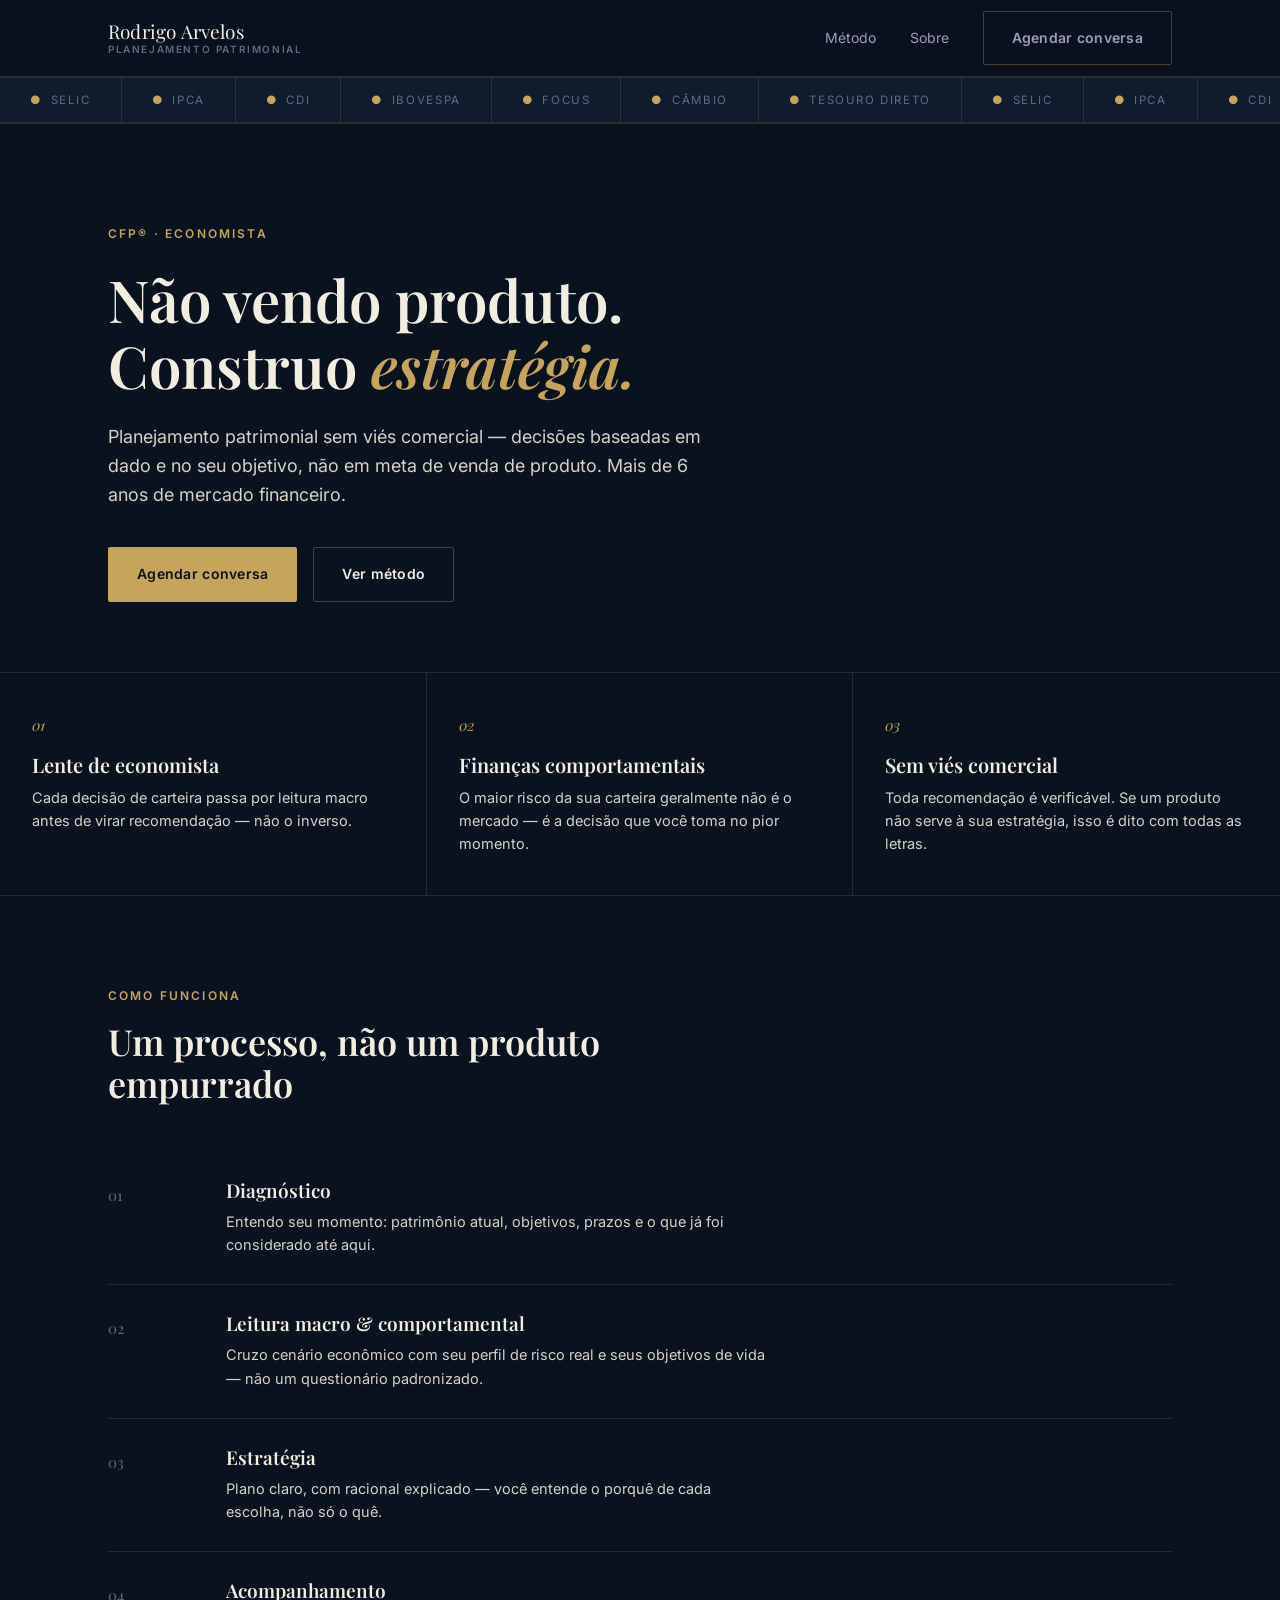
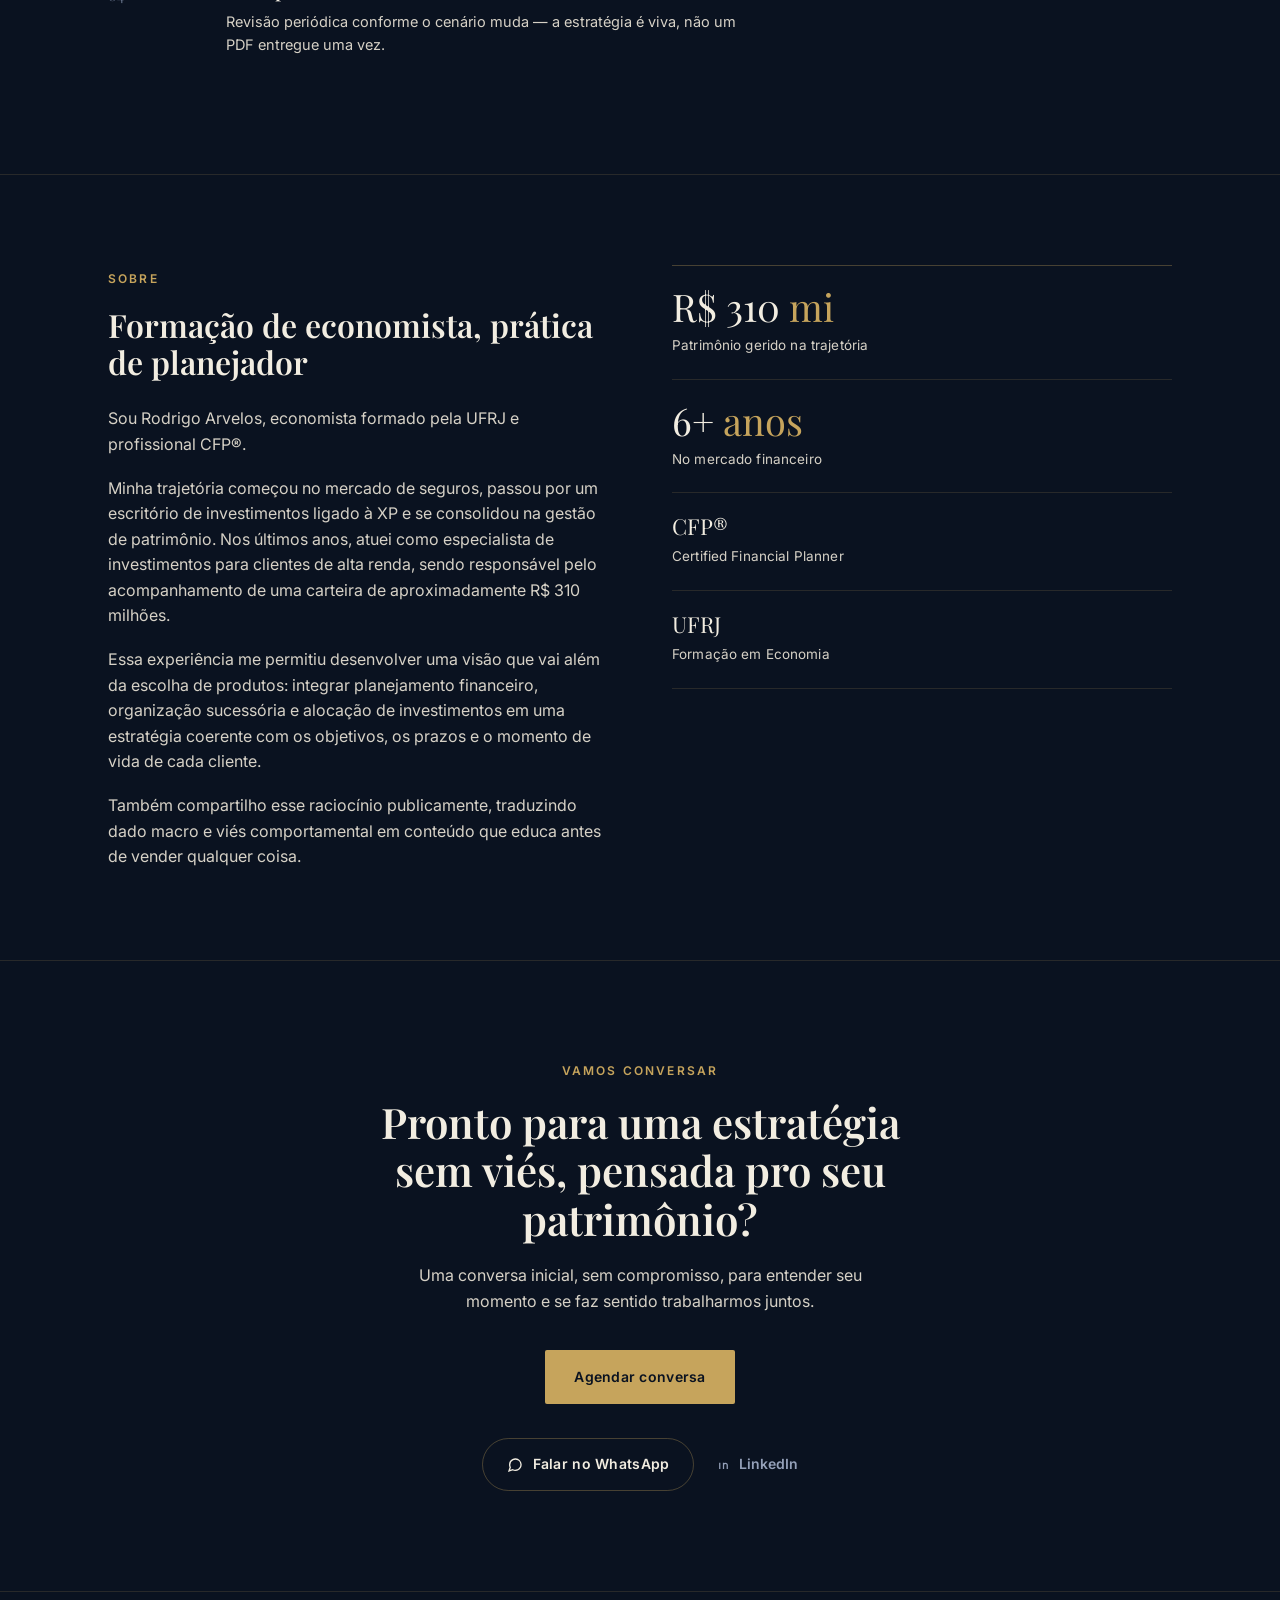
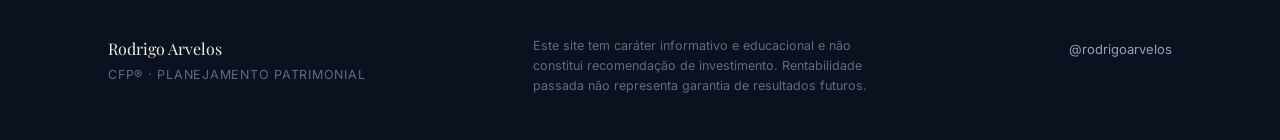
<file: index.html>
<!doctype html>
<html lang="pt-BR">
<head>
<meta charset="UTF-8">
<meta name="viewport" content="width=device-width, initial-scale=1">
<title>Rodrigo Arvelos | Planejamento Patrimonial</title>
<meta name="description" content="Não vendo produto. Construo estratégia. Planejamento patrimonial sem viés comercial, com lente de economista, finanças comportamentais e mais de 6 anos de mercado financeiro.">
<meta name="theme-color" content="#0a1220">
<link rel="preconnect" href="https://fonts.googleapis.com">
<link rel="preconnect" href="https://fonts.gstatic.com" crossorigin>
<link href="https://fonts.googleapis.com/css2?family=Playfair+Display:ital,wght@0,500;0,600;1,500&family=Inter:wght@400;500;600&display=swap" rel="stylesheet">
<link rel="stylesheet" href="style.css">
</head>
<body>

<header class="site">
  <div class="wrap">
    <a href="#top" class="logo">Rodrigo Arvelos<span>Planejamento Patrimonial</span></a>
    <nav class="main">
      <a class="navlink" href="#abordagem">Método</a>
      <a class="navlink" href="#sobre">Sobre</a>
      <a class="navlink btn btn-ghost" href="cadastro-rapido.html">Agendar conversa</a>
    </nav>
  </div>
</header>

<div class="ticker" aria-hidden="true">
  <div class="ticker-track">
    <span><em>&#9679;</em>SELIC</span>
    <span><em>&#9679;</em>IPCA</span>
    <span><em>&#9679;</em>CDI</span>
    <span><em>&#9679;</em>IBOVESPA</span>
    <span><em>&#9679;</em>FOCUS</span>
    <span><em>&#9679;</em>CÂMBIO</span>
    <span><em>&#9679;</em>TESOURO DIRETO</span>
    <span><em>&#9679;</em>SELIC</span>
    <span><em>&#9679;</em>IPCA</span>
    <span><em>&#9679;</em>CDI</span>
    <span><em>&#9679;</em>IBOVESPA</span>
    <span><em>&#9679;</em>FOCUS</span>
    <span><em>&#9679;</em>CÂMBIO</span>
    <span><em>&#9679;</em>TESOURO DIRETO</span>
  </div>
</div>

<section id="top" class="hero">
  <div class="wrap">
    <span class="eyebrow">CFP&reg; &middot; Economista</span>
    <h1>Não vendo produto.<br>Construo <span class="gold-word">estratégia.</span></h1>
    <p class="lede">Planejamento patrimonial sem viés comercial — decisões baseadas em dado e no seu objetivo, não em meta de venda de produto. Mais de 6 anos de mercado financeiro.</p>
    <div class="cta-row">
      <a href="cadastro-rapido.html" class="btn btn-primary">Agendar conversa</a>
      <a href="#abordagem" class="btn btn-ghost">Ver método</a>
    </div>
  </div>
</section>

<div class="pillars">
  <div class="pillar">
    <span class="mark">01</span>
    <h3>Lente de economista</h3>
    <p>Cada decisão de carteira passa por leitura macro antes de virar recomendação — não o inverso.</p>
  </div>
  <div class="pillar">
    <span class="mark">02</span>
    <h3>Finanças comportamentais</h3>
    <p>O maior risco da sua carteira geralmente não é o mercado — é a decisão que você toma no pior momento.</p>
  </div>
  <div class="pillar">
    <span class="mark">03</span>
    <h3>Sem viés comercial</h3>
    <p>Toda recomendação é verificável. Se um produto não serve à sua estratégia, isso é dito com todas as letras.</p>
  </div>
</div>

<section id="abordagem">
  <div class="wrap">
    <div class="section-head">
      <span class="eyebrow">Como funciona</span>
      <h2>Um processo, não um produto empurrado</h2>
    </div>
    <div class="process">
      <div class="step">
        <span class="idx">01</span>
        <div><h3>Diagnóstico</h3><p>Entendo seu momento: patrimônio atual, objetivos, prazos e o que já foi considerado até aqui.</p></div>
      </div>
      <div class="step">
        <span class="idx">02</span>
        <div><h3>Leitura macro &amp; comportamental</h3><p>Cruzo cenário econômico com seu perfil de risco real e seus objetivos de vida — não um questionário padronizado.</p></div>
      </div>
      <div class="step">
        <span class="idx">03</span>
        <div><h3>Estratégia</h3><p>Plano claro, com racional explicado — você entende o porquê de cada escolha, não só o quê.</p></div>
      </div>
      <div class="step">
        <span class="idx">04</span>
        <div><h3>Acompanhamento</h3><p>Revisão periódica conforme o cenário muda — a estratégia é viva, não um PDF entregue uma vez.</p></div>
      </div>
    </div>
  </div>
</section>

<section id="sobre">
  <div class="wrap sobre-grid">
    <div>
      <span class="eyebrow">Sobre</span>
      <h2 style="font-size:clamp(24px,3vw,32px); margin: 16px 0 26px;">Formação de economista, prática de planejador</h2>
      <p>Sou Rodrigo Arvelos, economista formado pela UFRJ e profissional CFP&reg;.</p>
      <p>Minha trajetória começou no mercado de seguros, passou por um escritório de investimentos ligado à XP e se consolidou na gestão de patrimônio. Nos últimos anos, atuei como especialista de investimentos para clientes de alta renda, sendo responsável pelo acompanhamento de uma carteira de aproximadamente R$ 310 milhões.</p>
      <p>Essa experiência me permitiu desenvolver uma visão que vai além da escolha de produtos: integrar planejamento financeiro, organização sucessória e alocação de investimentos em uma estratégia coerente com os objetivos, os prazos e o momento de vida de cada cliente.</p>
      <p>Também compartilho esse raciocínio publicamente, traduzindo dado macro e viés comportamental em conteúdo que educa antes de vender qualquer coisa.</p>
    </div>
    <div class="figures">
      <div class="figure">
        <div class="n">R$ 310<span class="u"> mi</span></div>
        <div class="l">Patrimônio gerido na trajetória</div>
      </div>
      <div class="figure">
        <div class="n">6+<span class="u"> anos</span></div>
        <div class="l">No mercado financeiro</div>
      </div>
      <div class="figure small">
        <div class="n">CFP&reg;</div>
        <div class="l">Certified Financial Planner</div>
      </div>
      <div class="figure small">
        <div class="n">UFRJ</div>
        <div class="l">Formação em Economia</div>
      </div>
    </div>
  </div>
</section>

<section class="cta-final">
  <div class="wrap">
    <span class="eyebrow">Vamos conversar</span>
    <h2>Pronto para uma estratégia sem viés, pensada pro seu patrimônio?</h2>
    <p>Uma conversa inicial, sem compromisso, para entender seu momento e se faz sentido trabalharmos juntos.</p>
    <div class="cta-row"><a href="cadastro-rapido.html" class="btn btn-primary">Agendar conversa</a></div>

    <div class="contact-row" style="justify-content:center; margin-top:34px;">
      <a id="waDirect" class="btn btn-ghost btn-pill" href="#" target="_blank" rel="noopener">
        <svg viewBox="0 0 24 24" fill="none" stroke="currentColor" stroke-width="2"><path d="M21 11.5a8.38 8.38 0 0 1-.9 3.8 8.5 8.5 0 0 1-7.6 4.7 8.38 8.38 0 0 1-3.8-.9L3 21l1.9-5.7a8.38 8.38 0 0 1-.9-3.8 8.5 8.5 0 0 1 4.7-7.6 8.38 8.38 0 0 1 3.8-.9h.5a8.48 8.48 0 0 1 8 8v.5z"/></svg>
        Falar no WhatsApp
      </a>
      <a class="link-plain" href="https://www.linkedin.com/in/rodrigo-arvelos-cfp%C2%AE-182a48157" target="_blank" rel="noopener">
        <svg viewBox="0 0 24 24" fill="none" stroke="currentColor" stroke-width="2"><path d="M18 13v6M18 13a3 3 0 0 0-6 0M12 13v6M12 13V9M6 9v10M6 6.01V6"/></svg>
        LinkedIn
      </a>
    </div>
  </div>
</section>

<footer class="site">
  <div class="wrap">
    <div>
      <div class="fname">Rodrigo Arvelos</div>
      <div class="froles">CFP&reg; &middot; Planejamento Patrimonial</div>
    </div>
    <p class="disclaimer">Este site tem caráter informativo e educacional e não constitui recomendação de investimento. Rentabilidade passada não representa garantia de resultados futuros.</p>
    <div class="fsocial">
      <a href="https://instagram.com/rodrigoarvelos" target="_blank" rel="noopener">@rodrigoarvelos</a>
    </div>
  </div>
</footer>

<script src="script.js"></script>
</body>
</html>
</file>
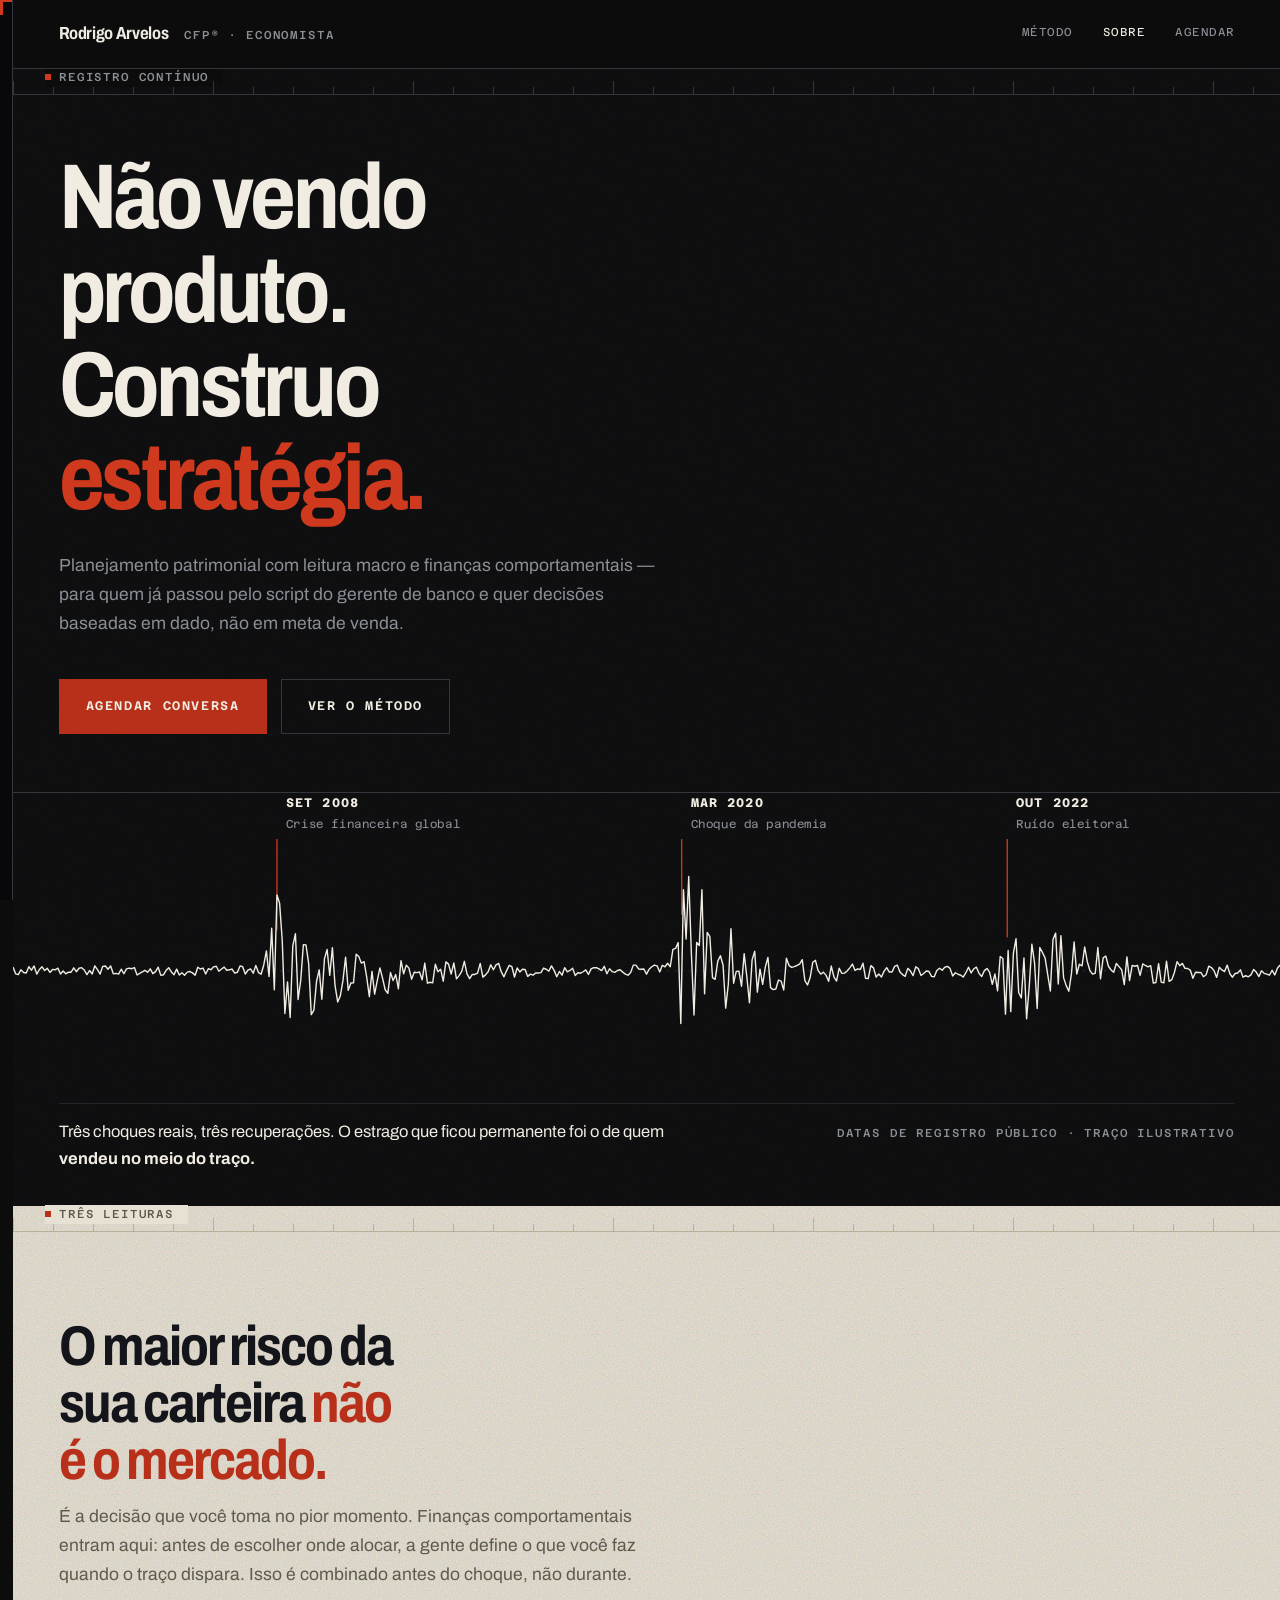
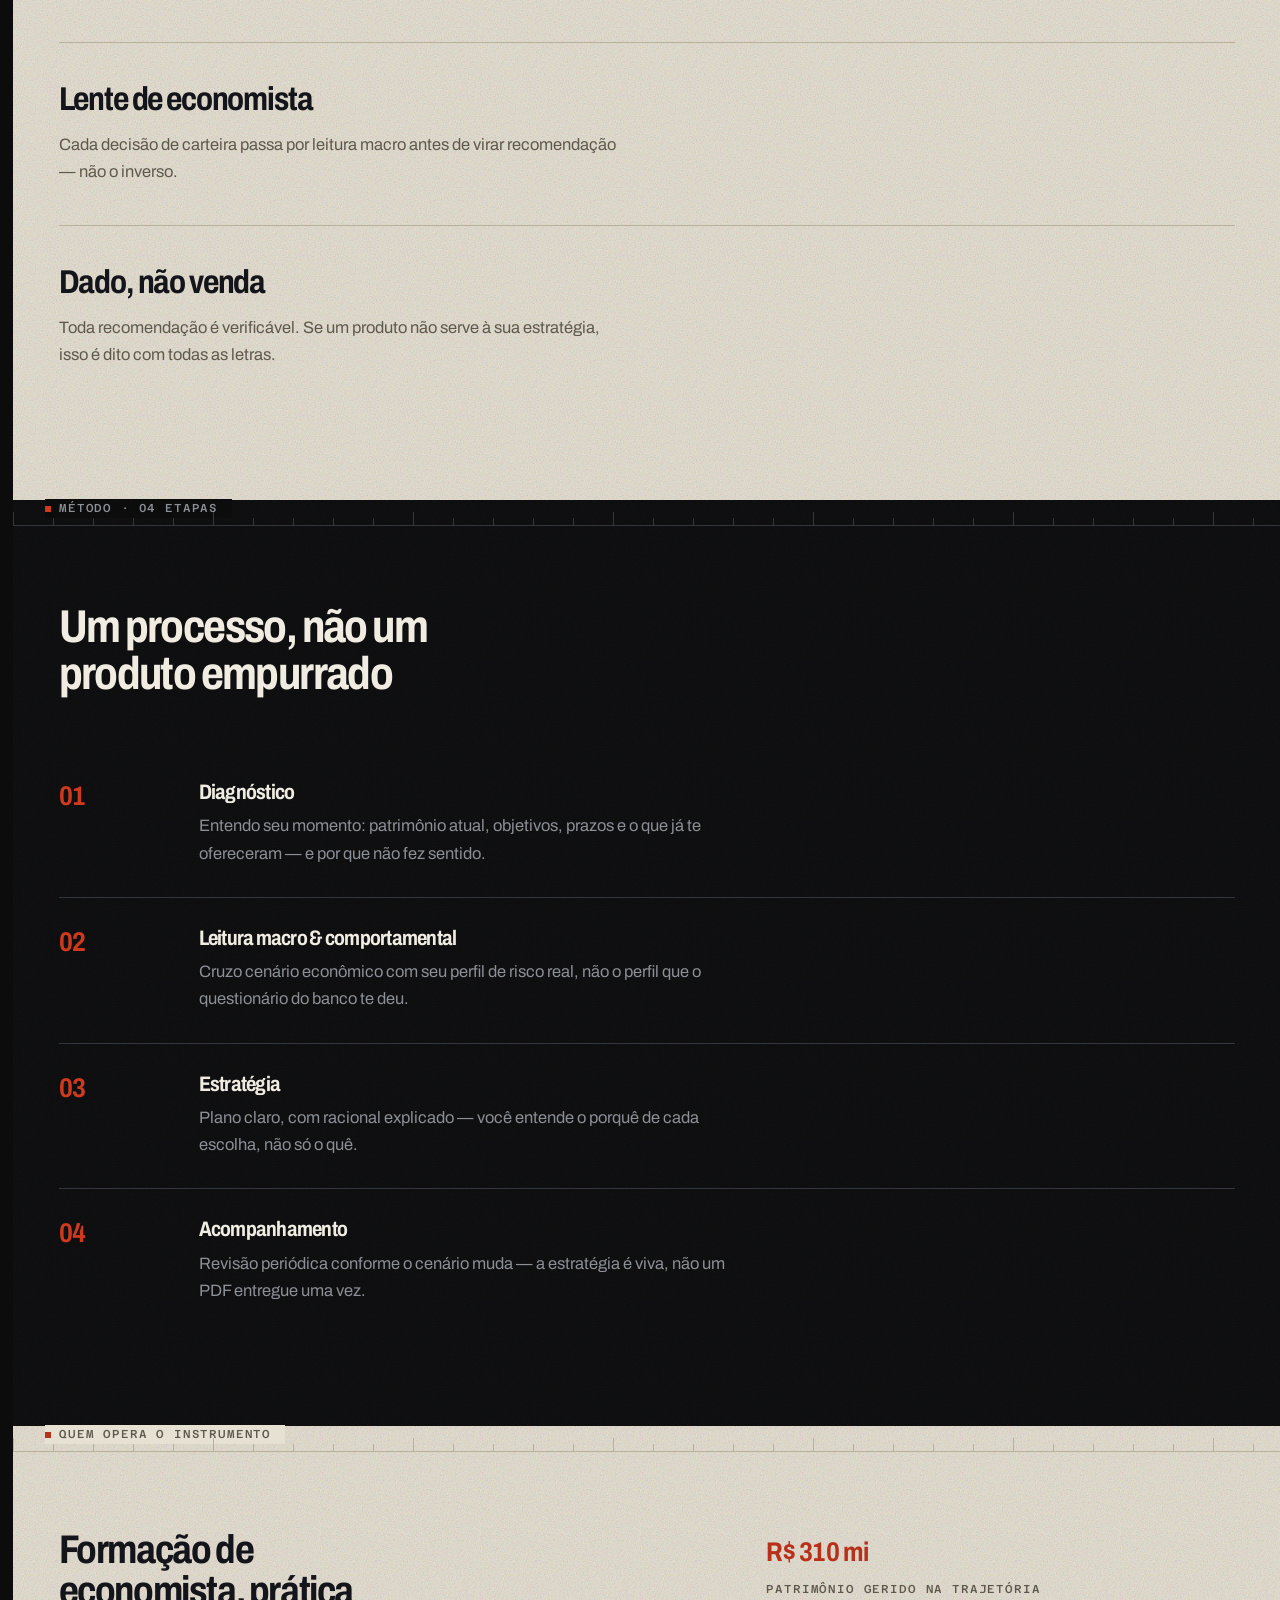
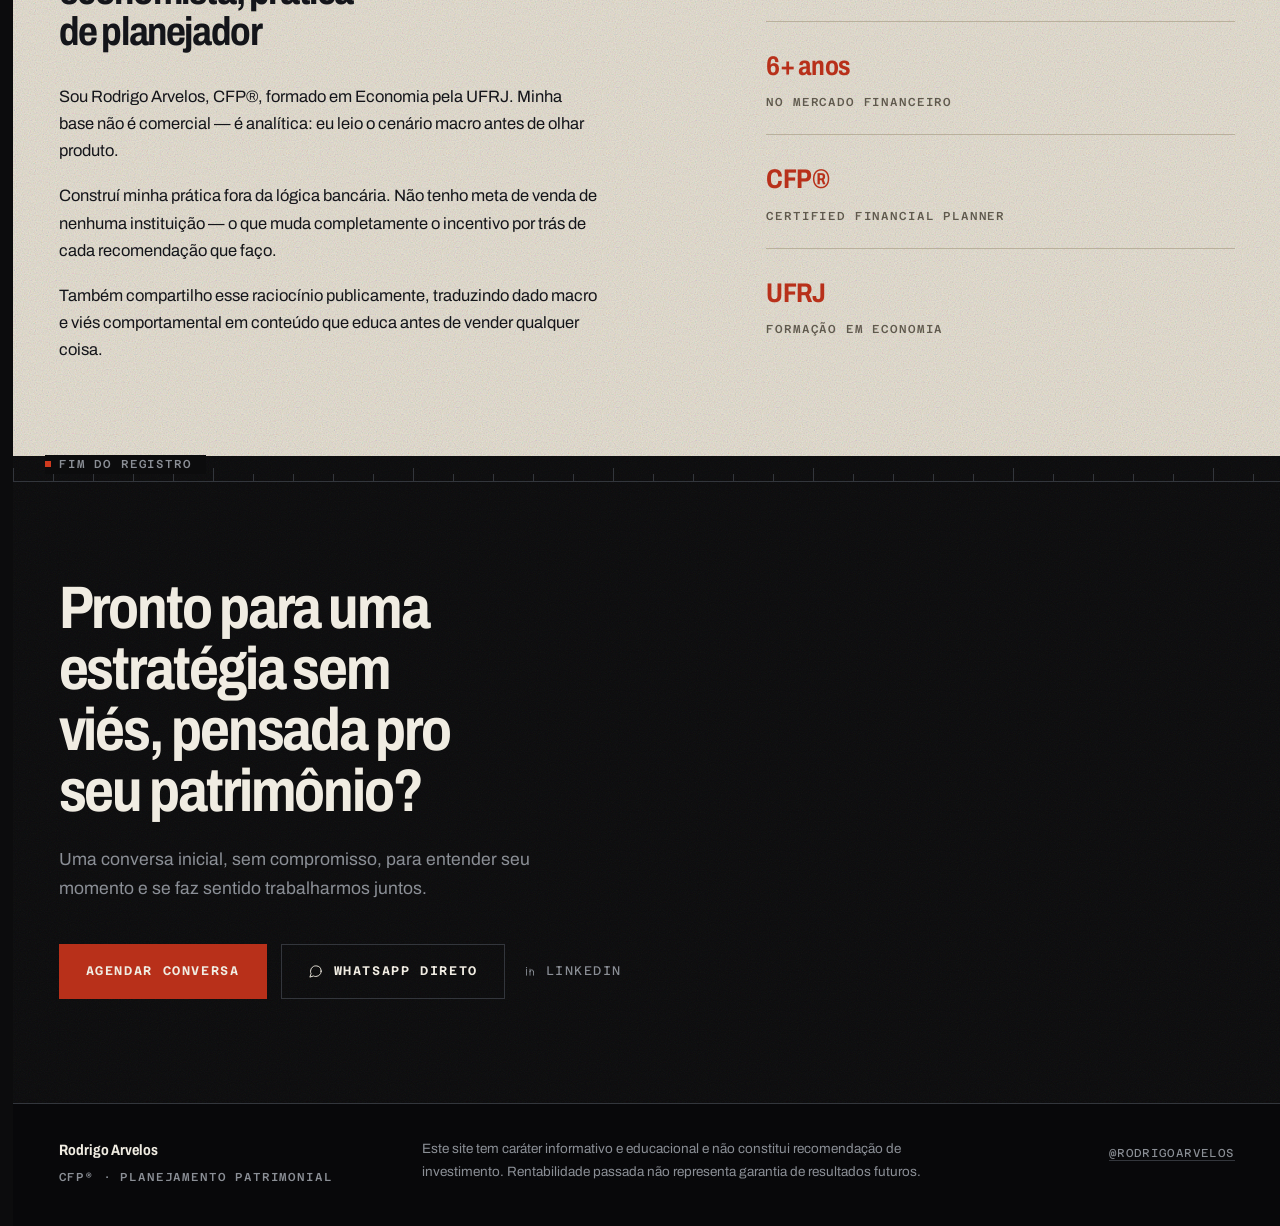
<file: v2/index.html>
<!doctype html>
<html lang="pt-BR">
<head>
<meta charset="UTF-8">
<meta name="viewport" content="width=device-width, initial-scale=1">
<title>Rodrigo Arvelos | Planejamento Patrimonial</title>
<meta name="description" content="Não vendo produto. Construo estratégia. Planejamento patrimonial com lente de economista e finanças comportamentais, para quem já passou pelo script do banco.">
<meta name="theme-color" content="#0c0c0d">
<link rel="preconnect" href="https://fonts.googleapis.com">
<link rel="preconnect" href="https://fonts.gstatic.com" crossorigin>
<link href="https://fonts.googleapis.com/css2?family=Archivo:wdth,wght@62..125,400..800&family=Azeret+Mono:wght@400..700&display=swap" rel="stylesheet">
<link rel="stylesheet" href="style.css">
</head>
<body>
<!--
THESIS: O choque de mercado é matéria de registro, não de opinião — e o traço prova que o estrago
nunca foi o evento, foi a decisão tomada durante ele. Recusa o herói navy-e-dourado com promessa centrada.
OWN-WORLD: Sismógrafo de tambor defumado. Fuligem matte com grão e tira de papel bone como dois fundos
inteiros; risco de estilete em bone; vermelhão só como tinta de calibração. Archivo condensada monumental,
Azeret Mono só em medida, data e índice. Fio de 1px é a única moldura; sem caixas, sem vidro, sem gradiente.
STORY: O visitante vê o registro antes da alegação, entende que o risco é a própria decisão no choque,
e marca uma conversa.
FIRST VIEWPORT: Fuligem cheia. Régua de calibração no topo. Manchete monumental à esquerda, lede, ação
primária em vermelhão. Abaixo, o traço de 1440px atravessa a largura toda com três eventos reais datados.
FORM: O Registro, candidato 6 da lista fundamentada; seed 1813e208.
FINISH: unreviewed and undocumented is unfinished; this build ends with the finish review, the verdict, DESIGN.md, and every shipping raster carrying its provenance
-->

<div class="rail" aria-hidden="true"><div class="now" id="now"></div></div>

<header class="instrument">
  <div class="wrap">
    <a href="#registro" class="ident-block">
      <span class="name">Rodrigo Arvelos</span>
      <span class="gauge creds">CFP&reg; &middot; Economista</span>
    </a>
    <nav class="stations">
      <a href="#metodo" class="hide-sm">Método</a>
      <a href="#operador" class="hide-sm">Sobre</a>
      <a href="cadastro-rapido.html">Agendar</a>
    </nav>
  </div>
</header>

<main>

  <!-- ============ 00 · O registro ============ -->
  <section class="station station--soot hero" id="registro">
    <div class="ruler">
      <div class="ident">
        <span class="gauge"><span class="mark" aria-hidden="true"></span> Registro contínuo</span>
      </div>
    </div>
    <div class="wrap hero-body">
      <h1>Não vendo produto.<br>Construo <span class="cut">estratégia.</span></h1>
      <p class="lede">Planejamento patrimonial com leitura macro e finanças comportamentais — para quem já passou pelo script do gerente de banco e quer decisões baseadas em dado, não em meta de venda.</p>
      <div class="actions">
        <a href="cadastro-rapido.html" class="btn btn-mark">Agendar conversa</a>
        <a href="#metodo" class="btn btn-rule">Ver o método</a>
      </div>
    </div>

    <figure class="trace-shell">
        <!-- Registro estreito: mesmos três eventos, rótulos legíveis no telefone. -->
        <div class="trace-figure trace-figure--narrow">
          <div class="annots">
            <div class="annot trace-annot a1" style="left:18.75%"><b>SET 2008</b></div>
            <div class="annot trace-annot a2" style="left:52.1%"><b>MAR 2020</b></div>
            <div class="annot trace-annot a3 flip" style="left:81.25%"><b>OUT 2022</b></div>
          </div>
          <svg viewBox="0 0 480 250" role="img" aria-label="Registro de três choques de mercado: setembro de 2008, março de 2020 e outubro de 2022. Entre eles, a linha permanece calma.">
            <g class="trace-annot a1"><line class="annot-tick" x1="90" y1="0" x2="90" y2="74"></line></g>
            <g class="trace-annot a2"><line class="annot-tick" x1="250" y1="0" x2="250" y2="62"></line></g>
            <g class="trace-annot a3"><line class="annot-tick" x1="390" y1="0" x2="390" y2="80"></line></g>
            <g transform="translate(0,45)">
              <line class="trace-base" x1="0" y1="100" x2="480" y2="100"></line>
              <path class="trace-line" d="M0 96.68L2 102.40L4 103.02L6 99.10L8 101.34L10 101.77L12 96.63L14 99.48L16 96.04L18 102.81L20 98.96L22 96.77L24 99.88L26 97.98L28 101.45L30 98.94L32 99.20L34 97.88L36 102.74L38 100.20L40 102.54L42 101.11L44 101.18L46 97.46L48 100.71L50 97.83L52 97.29L54 99.17L56 102.90L58 99.53L60 102.35L62 95.58L64 98.62L66 102.26L68 95.88L70 95.58L72 98.14L74 95.41L76 101.88L78 101.86L80 103.89L82 93.66L84 107.94L86 83.56L88 71.80L90 67.63L92 57.44L94 129.49L96 112.80L98 99.50L100 86.75L102 102.85L104 76.76L106 112.38L108 98.19L110 69.02L112 121.90L114 117.73L116 91.05L118 77.45L120 101.07L122 115.03L124 87.55L126 116.05L128 105.22L130 116.01L132 102.86L134 100.77L136 106.20L138 114.66L140 86.18L142 93.05L144 90.53L146 109.87L148 93.80L150 96.90L152 89.16L154 88.27L156 102.01L158 96.36L160 92.03L162 99.97L164 99.12L166 97.55L168 106.65L170 104.73L172 91.75L174 93.53L176 108.01L178 100.66L180 98.38L182 106.02L184 93.27L186 103.68L188 104.15L190 98.91L192 95.23L194 102.84L196 94.32L198 103.78L200 93.74L202 94.33L204 97.92L206 105.33L208 101.95L210 105.66L212 97.79L214 96.26L216 103.51L218 101.26L220 96.92L222 96.74L224 98.82L226 105.06L228 104.48L230 100.70L232 99.08L234 102.96L236 97.29L238 95.85L240 99.43L242 92.70L244 102.45L246 119.26L248 122.88L250 98.65L252 43.31L254 119.85L256 102.79L258 102.51L260 41.52L262 47.90L264 62.60L266 60.78L268 91.81L270 129.34L272 82.41L274 124.40L276 100.42L278 79.01L280 97.25L282 117.11L284 123.06L286 90.43L288 103.51L290 95.07L292 116.60L294 76.37L296 96.04L298 84.60L300 89.57L302 104.94L304 96.32L306 97.34L308 97.06L310 107.18L312 87.41L314 111.67L316 110.77L318 111.59L320 91.08L322 99.70L324 97.33L326 110.32L328 90.41L330 93.05L332 103.37L334 92.56L336 108.41L338 105.30L340 101.40L342 92.10L344 103.98L346 108.38L348 104.52L350 104.62L352 103.43L354 95.02L356 106.99L358 105.05L360 102.40L362 96.57L364 100.68L366 96.63L368 95.52L370 102.50L372 106.43L374 101.33L376 96.81L378 97.42L380 112.91L382 97.59L384 108.94L386 100.60L388 101.82L390 149.55L392 132.74L394 137.99L396 123.24L398 121.91L400 118.71L402 91.74L404 98.20L406 107.90L408 80.23L410 103.52L412 134.67L414 108.09L416 124.94L418 90.41L420 108.74L422 102.58L424 93.25L426 122.50L428 111.08L430 112.29L432 106.56L434 99.95L436 115.37L438 96.38L440 92.64L442 92.90L444 96.71L446 102.05L448 89.73L450 110.74L452 97.08L454 104.78L456 106.52L458 101.79L460 99.84L462 105.65L464 110.15L466 112.41L468 105.95L470 90.26L472 90.53L474 98.55L476 99.09L478 98.74L480 108.60"></path>
            </g>
          </svg>
        </div>
        <div class="trace-figure trace-figure--wide">
          <div class="annots">
            <div class="annot trace-annot a1" style="left:20.83%"><b>SET 2008</b><span>Crise financeira global</span></div>
            <div class="annot trace-annot a2" style="left:52.78%"><b>MAR 2020</b><span>Choque da pandemia</span></div>
            <div class="annot trace-annot a3" style="left:78.47%"><b>OUT 2022</b><span>Ruído eleitoral</span></div>
          </div>
          <svg viewBox="0 0 1440 300" preserveAspectRatio="none" role="img" aria-label="Registro de três choques de mercado: setembro de 2008, março de 2020 e outubro de 2022. Entre eles, a linha permanece calma.">
            <line class="trace-base" x1="0" y1="150" x2="1440" y2="150"></line>

            <g class="trace-annot a1"><line class="annot-tick" x1="300" y1="0" x2="300" y2="104"></line></g>
            <g class="trace-annot a2"><line class="annot-tick" x1="760" y1="0" x2="760" y2="86"></line></g>
            <g class="trace-annot a3"><line class="annot-tick" x1="1130" y1="0" x2="1130" y2="112"></line></g>

            <path class="trace-line" d="M0 145.44L3 153.27L6 154.08L9 148.67L12 151.71L15 152.27L18 145.17L21 149.07L24 144.32L27 153.61L30 148.30L33 145.27L36 149.53L39 146.91L42 151.68L45 148.23L48 148.60L51 146.80L54 153.48L57 150.01L60 153.26L63 151.31L66 151.44L69 146.36L72 150.86L75 146.94L78 146.25L81 148.88L84 154.05L87 149.48L90 153.41L93 144.16L96 148.39L99 153.46L102 144.74L105 144.39L108 147.98L111 144.29L114 153.24L117 152.77L120 153.52L123 148.01L126 153.16L129 147.61L132 146.84L135 147.42L138 146.12L141 154.60L144 152.68L147 151.02L150 149.27L153 151.51L156 147.59L159 153.05L162 150.79L165 145.73L168 154.99L171 154.35L174 149.22L177 146.32L180 151.12L183 154.19L186 147.88L189 154.60L192 151.96L195 154.78L198 151.27L201 150.63L204 152.16L207 154.75L210 145.73L213 147.75L216 146.70L219 153.41L222 147.48L225 148.50L228 145.27L231 144.66L234 150.29L237 147.72L240 145.60L243 149.16L246 148.68L249 147.80L252 152.45L255 151.46L258 144.30L261 145.14L264 153.50L267 149.16L270 147.74L273 152.58L276 143.86L279 151.81L282 153.65L285 143.16L288 127.13L291 156.32L294 101.30L297 171.42L300 63.67L303 72.92L306 115.34L309 198.26L312 162.41L315 202.86L318 121.45L321 107.68L324 182.44L327 161.02L330 120.14L333 120.29L336 141.44L339 199.58L342 194.56L345 161.64L348 148.68L351 182.13L354 135.97L357 125.60L360 155.02L363 123.43L366 166.47L369 185.22L372 178.33L375 161.04L378 134.24L381 172.00L384 163.62L387 163.56L390 130.92L393 133.63L396 141.10L399 139.42L402 156.95L405 179.18L408 150.44L411 176.34L414 160.92L417 146.46L420 158.08L423 171.35L426 175.41L429 151.80L432 160.86L435 154.11L438 170.18L441 138.30L444 153.28L447 143.33L450 146.79L453 159.34L456 151.43L459 151.84L462 151.11L465 160.06L468 141.01L471 163.86L474 162.80L477 163.46L480 142.33L483 150.81L486 147.96L489 161.62L492 139.68L495 142.18L498 153.47L501 140.87L504 159.00L507 155.25L510 150.47L513 139.02L516 153.36L519 158.75L522 153.88L525 153.97L528 152.39L531 141.40L534 157.00L537 154.46L540 150.92L543 143.03L546 148.57L549 143.01L552 141.43L555 151.11L558 156.63L561 149.53L564 143.62L567 145.18L570 156.84L573 146.58L576 151.10L579 148.05L582 148.32L585 156.14L588 153.59L591 154.74L594 152.34L597 152.28L600 151.85L603 146.70L606 148.02L609 150.09L612 144.21L615 149.32L618 156.55L621 150.54L624 154.76L627 146.28L630 151.00L633 149.45L636 146.91L639 155.21L642 152.07L645 152.54L648 150.88L651 148.82L654 153.93L657 147.60L660 146.24L663 146.25L666 147.58L669 149.58L672 144.72L675 153.11L678 147.51L681 150.76L684 151.56L687 149.48L690 148.56L693 151.32L696 153.58L699 154.83L702 151.63L705 143.36L708 143.36L711 147.69L714 147.97L717 147.74L720 153.63L723 148.02L726 145.19L729 143.27L732 144.15L735 151.05L738 143.56L741 145.23L744 141.24L747 145.21L750 125.40L753 124.40L756 117.80L759 209.65L762 57.55L765 113.61L768 42.52L771 130.06L774 200.09L777 117.68L780 121.13L783 57.58L786 175.89L789 106.15L792 111.05L795 157.49L798 159.45L801 138.86L804 132.67L807 143.27L810 192.18L813 164.97L816 101.81L819 163.90L822 150.49L825 150.16L828 167.30L831 130.23L834 156.28L837 186.06L840 137.36L843 127.66L846 174.07L849 147.95L852 165.19L855 145.64L858 134.54L861 168.90L864 171.17L867 170.49L870 160.32L873 161.49L876 171.55L879 135.52L882 143.90L885 145.87L888 144.97L891 143.76L894 142.10L897 137.11L900 161.01L903 165.93L906 157.46L909 140.06L912 137.90L915 149.32L918 153.59L921 151.47L924 154.72L927 161.75L930 144.41L933 156.58L936 161.42L939 146.87L942 152.76L945 152.44L948 150.03L951 146.43L954 142.13L957 149.39L960 147.54L963 148.33L966 141.21L969 158.36L972 158.54L975 143.95L978 146.48L981 156.85L984 153.42L987 156.88L990 150.13L993 146.27L996 151.22L999 151.14L1002 144.76L1005 143.33L1008 151.14L1011 154.12L1014 156.08L1017 147.01L1020 150.14L1023 155.28L1026 145.30L1029 147.35L1032 155.15L1035 152.92L1038 150.05L1041 150.60L1044 156.19L1047 156.64L1050 149.43L1053 146.90L1056 149.08L1059 145.80L1062 144.84L1065 147.03L1068 155.68L1071 152.02L1074 153.72L1077 154.78L1080 156.90L1083 151.98L1086 145.70L1089 152.20L1092 147.49L1095 145.72L1098 152.95L1101 156.19L1104 149.62L1107 147.11L1110 151.66L1113 165.13L1116 153.41L1119 172.54L1122 133.60L1125 135.82L1128 199.01L1131 126.67L1134 196.24L1137 129.76L1140 113.22L1143 174.46L1146 180.58L1149 135.22L1152 204.39L1155 167.67L1158 119.64L1161 140.51L1164 192.74L1167 123.27L1170 128.94L1173 135.08L1176 154.16L1179 172.70L1182 114.26L1185 106.98L1188 164.80L1191 109.90L1194 157.54L1197 166.65L1200 173.05L1203 152.93L1206 117.01L1209 153.41L1212 142.33L1215 144.11L1218 122.75L1221 139.48L1224 149.54L1227 153.61L1230 152.57L1233 123.39L1236 158.88L1239 135.07L1242 133.01L1245 144.64L1248 148.86L1251 151.52L1254 141.44L1257 145.03L1260 148.52L1263 165.49L1266 133.98L1269 160.89L1272 143.67L1275 144.64L1278 143.54L1281 155.07L1284 142.05L1287 143.76L1290 145.25L1293 143.98L1296 163.84L1299 163.09L1302 141.60L1305 162.62L1308 163.41L1311 138.81L1314 161.85L1317 159.91L1320 151.67L1323 139.41L1326 144.01L1329 141.36L1332 147.04L1335 147.20L1338 148.93L1341 158.26L1344 151.52L1347 151.74L1350 151.58L1353 156.53L1356 154.29L1359 144.54L1362 146.11L1365 149.65L1368 157.27L1371 145.85L1374 148.86L1377 150.67L1380 143.36L1383 153.18L1386 157.09L1389 152.88L1392 152.24L1395 148.72L1398 157.08L1401 155.41L1404 156.60L1407 154.44L1410 148.30L1413 151.23L1416 156.41L1419 149.81L1422 152.65L1425 153.61L1428 154.83L1431 149.14L1434 154.56L1437 147.09L1440 143.23"></path>
          </svg>
        </div>
        <div class="wrap">
          <figcaption class="trace-legend">
            <p class="verdict">Três choques reais, três recuperações. O estrago que ficou permanente foi o de quem <b>vendeu no meio do traço.</b></p>
            <span class="gauge">Datas de registro público &middot; traço ilustrativo</span>
          </figcaption>
        </div>
      </figure>
  </section>

  <!-- ============ 01 · As leituras ============ -->
  <section class="station station--paper" id="leituras">
    <div class="ruler">
      <div class="ident">
        <span class="gauge"><span class="mark" aria-hidden="true"></span> Três leituras</span>
      </div>
    </div>
    <div class="wrap station-body">
      <div class="readings">

        <article class="reading reading--lead">
          <div>
            <h3>O maior risco da sua carteira <span class="amp">não é o mercado.</span></h3>
            <p>É a decisão que você toma no pior momento. Finanças comportamentais entram aqui: antes de escolher onde alocar, a gente define o que você faz quando o traço dispara. Isso é combinado antes do choque, não durante.</p>
          </div>
        </article>

        <article class="reading">
          <div>
            <h3>Lente de economista</h3>
            <p>Cada decisão de carteira passa por leitura macro antes de virar recomendação — não o inverso.</p>
          </div>
        </article>

        <article class="reading">
          <div>
            <h3>Dado, não venda</h3>
            <p>Toda recomendação é verificável. Se um produto não serve à sua estratégia, isso é dito com todas as letras.</p>
          </div>
        </article>

      </div>
    </div>
  </section>

  <!-- ============ 02 · O método ============ -->
  <section class="station station--soot" id="metodo">
    <div class="ruler">
      <div class="ident">
        <span class="gauge"><span class="mark" aria-hidden="true"></span> Método &middot; 04 etapas</span>
      </div>
    </div>
    <div class="wrap station-body">
      <div class="method-head">
        <h2>Um processo, não um produto empurrado</h2>
      </div>
      <div class="method">
        <div class="step">
          <span class="gauge n">01</span>
          <div>
            <h3>Diagnóstico</h3>
            <p>Entendo seu momento: patrimônio atual, objetivos, prazos e o que já te ofereceram — e por que não fez sentido.</p>
          </div>
        </div>
        <div class="step">
          <span class="gauge n">02</span>
          <div>
            <h3>Leitura macro &amp; comportamental</h3>
            <p>Cruzo cenário econômico com seu perfil de risco real, não o perfil que o questionário do banco te deu.</p>
          </div>
        </div>
        <div class="step">
          <span class="gauge n">03</span>
          <div>
            <h3>Estratégia</h3>
            <p>Plano claro, com racional explicado — você entende o porquê de cada escolha, não só o quê.</p>
          </div>
        </div>
        <div class="step">
          <span class="gauge n">04</span>
          <div>
            <h3>Acompanhamento</h3>
            <p>Revisão periódica conforme o cenário muda — a estratégia é viva, não um PDF entregue uma vez.</p>
          </div>
        </div>
      </div>
    </div>
  </section>

  <!-- ============ 03 · O operador ============ -->
  <section class="station station--paper" id="operador">
    <div class="ruler">
      <div class="ident">
        <span class="gauge"><span class="mark" aria-hidden="true"></span> Quem opera o instrumento</span>
      </div>
    </div>
    <div class="wrap station-body">
      <div class="about-grid">
        <div>
          <h2>Formação de economista, prática de planejador</h2>
          <p>Sou Rodrigo Arvelos, CFP&reg;, formado em Economia pela UFRJ. Minha base não é comercial — é analítica: eu leio o cenário macro antes de olhar produto.</p>
          <p>Construí minha prática fora da lógica bancária. Não tenho meta de venda de nenhuma instituição — o que muda completamente o incentivo por trás de cada recomendação que faço.</p>
          <p>Também compartilho esse raciocínio publicamente, traduzindo dado macro e viés comportamental em conteúdo que educa antes de vender qualquer coisa.</p>
        </div>
        <div class="plates">
          <div class="plate">
            <div class="stamp">R$ 310 mi</div>
            <div class="gauge what">Patrimônio gerido na trajetória</div>
          </div>
          <div class="plate">
            <div class="stamp">6+ anos</div>
            <div class="gauge what">No mercado financeiro</div>
          </div>
          <div class="plate">
            <div class="stamp">CFP&reg;</div>
            <div class="gauge what">Certified Financial Planner</div>
          </div>
          <div class="plate">
            <div class="stamp">UFRJ</div>
            <div class="gauge what">Formação em Economia</div>
          </div>
        </div>
      </div>
    </div>
  </section>

  <!-- ============ 04 · Fim do registro ============ -->
  <section class="station station--soot close" id="fim">
    <div class="ruler">
      <div class="ident">
        <span class="gauge"><span class="mark" aria-hidden="true"></span> Fim do registro</span>
      </div>
    </div>
    <div class="wrap close-body">
      <h2>Pronto para uma estratégia sem viés, pensada pro seu patrimônio?</h2>
      <p>Uma conversa inicial, sem compromisso, para entender seu momento e se faz sentido trabalharmos juntos.</p>
      <div class="actions">
        <a href="cadastro-rapido.html" class="btn btn-mark">Agendar conversa</a>
        <a id="waDirect" class="btn btn-rule" href="#" target="_blank" rel="noopener">
          <svg viewBox="0 0 24 24" fill="none" stroke="currentColor" stroke-width="1.5" stroke-linecap="square"><path d="M21 11.5a8.38 8.38 0 0 1-.9 3.8 8.5 8.5 0 0 1-7.6 4.7 8.38 8.38 0 0 1-3.8-.9L3 21l1.9-5.7a8.38 8.38 0 0 1-.9-3.8 8.5 8.5 0 0 1 4.7-7.6 8.38 8.38 0 0 1 3.8-.9h.5a8.48 8.48 0 0 1 8 8v.5z"/></svg>
          WhatsApp direto
        </a>
        <a class="link-rule" href="https://www.linkedin.com/in/rodrigo-arvelos-cfp%C2%AE-182a48157" target="_blank" rel="noopener">
          <svg viewBox="0 0 24 24" fill="none" stroke="currentColor" stroke-width="1.5" stroke-linecap="square"><path d="M18 13v6M18 13a3 3 0 0 0-6 0M12 13v6M12 13V9M6 9v10M6 6.01V6"/></svg>
          LinkedIn
        </a>
      </div>
    </div>
  </section>

</main>

<footer class="method-note">
  <div class="wrap">
    <div>
      <div class="sig">Rodrigo Arvelos</div>
      <div class="gauge role">CFP&reg; &middot; Planejamento Patrimonial</div>
    </div>
    <p class="disclaimer">Este site tem caráter informativo e educacional e não constitui recomendação de investimento. Rentabilidade passada não representa garantia de resultados futuros.</p>
    <div class="out">
      <a href="https://instagram.com/rodrigoarvelos" target="_blank" rel="noopener">@rodrigoarvelos</a>
    </div>
  </div>
</footer>

<script src="script.js"></script>
</body>
</html>
</file>
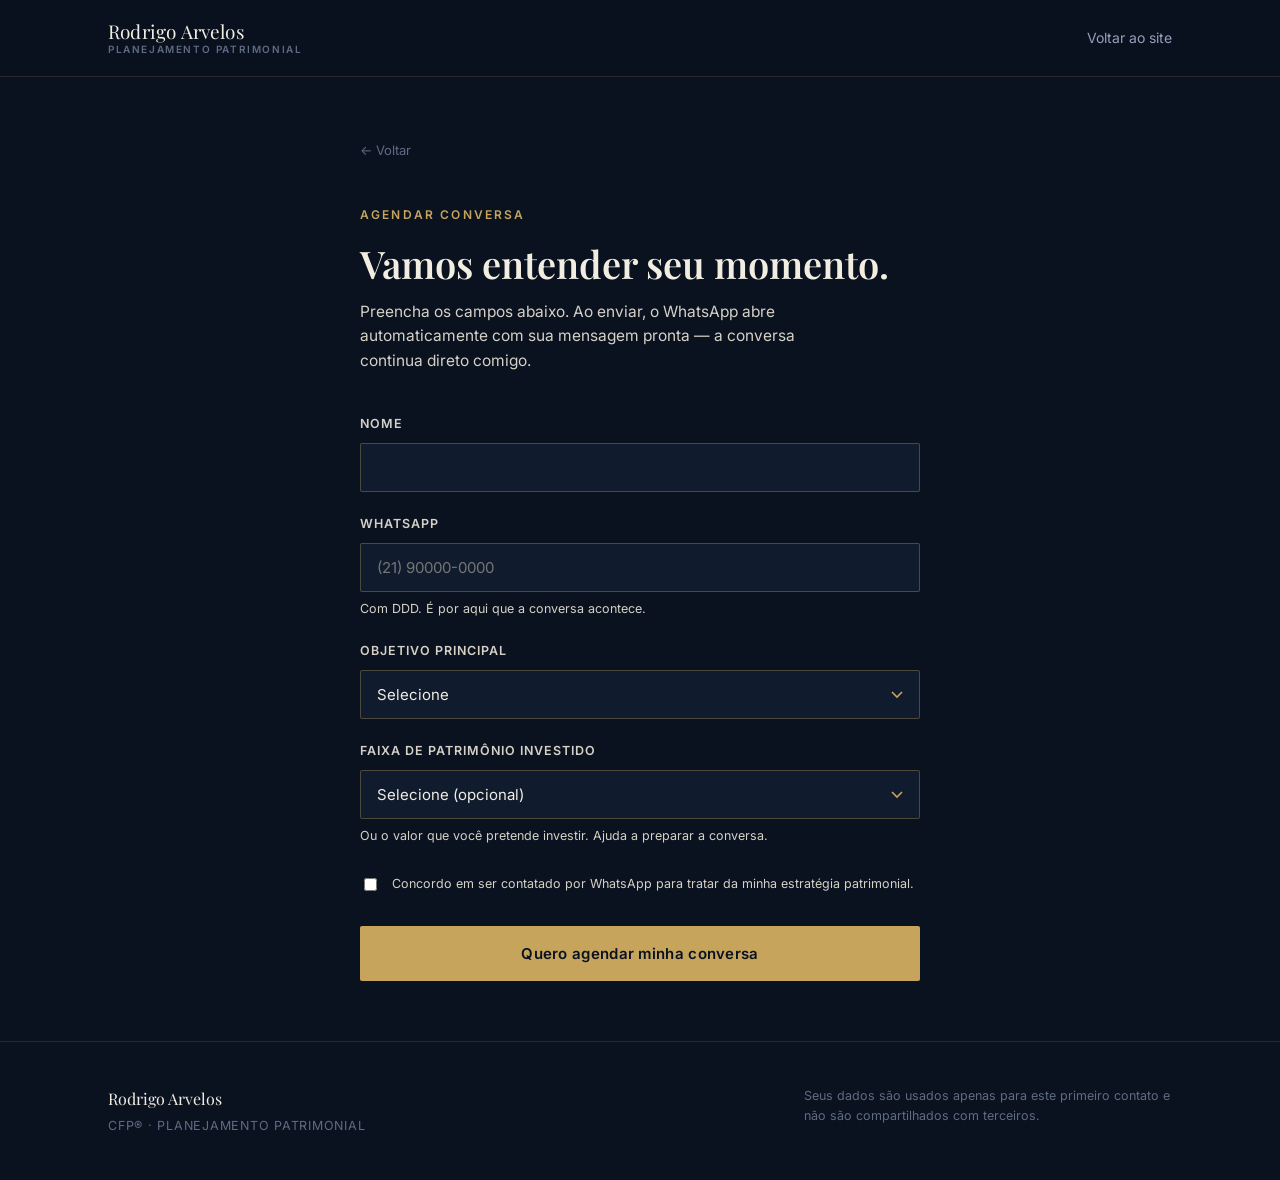
<file: cadastro-rapido.html>
<!doctype html>
<html lang="pt-BR">
<head>
<meta charset="UTF-8">
<meta name="viewport" content="width=device-width, initial-scale=1">
<title>Agendar conversa | Rodrigo Arvelos</title>
<meta name="description" content="Preencha seus dados e fale diretamente com Rodrigo Arvelos pelo WhatsApp para agendar sua conversa inicial.">
<meta name="theme-color" content="#0a1220">
<link rel="preconnect" href="https://fonts.googleapis.com">
<link rel="preconnect" href="https://fonts.gstatic.com" crossorigin>
<link href="https://fonts.googleapis.com/css2?family=Playfair+Display:ital,wght@0,500;0,600;1,500&family=Inter:wght@400;500;600&display=swap" rel="stylesheet">
<link rel="stylesheet" href="style.css">
</head>
<body>

<header class="site">
  <div class="wrap">
    <a href="index.html" class="logo">Rodrigo Arvelos<span>Planejamento Patrimonial</span></a>
    <nav class="main">
      <a class="navlink" href="index.html">Voltar ao site</a>
    </nav>
  </div>
</header>

<div class="wrap lead-shell">
  <div class="lead-card">

    <div id="form-state">
      <a href="index.html" class="lead-back">&larr; Voltar</a>
      <span class="eyebrow">Agendar conversa</span>
      <h1>Vamos entender seu momento.</h1>
      <p class="lede">Preencha os campos abaixo. Ao enviar, o WhatsApp abre automaticamente com sua mensagem pronta — a conversa continua direto comigo.</p>

      <form id="leadForm" novalidate>
        <div class="field">
          <label for="nome">Nome</label>
          <input type="text" id="nome" name="nome" required autocomplete="name">
          <p class="err">Preencha seu nome para eu saber com quem falo.</p>
        </div>

        <div class="field">
          <label for="whatsapp">WhatsApp</label>
          <input type="tel" id="whatsapp" name="whatsapp" placeholder="(21) 90000-0000" required autocomplete="tel" inputmode="tel">
          <div class="hint">Com DDD. É por aqui que a conversa acontece.</div>
          <p class="err">Informe o número com DDD — faltam dígitos.</p>
        </div>

        <div class="field">
          <label for="objetivo">Objetivo principal</label>
          <select id="objetivo" name="objetivo" required>
            <option value="" disabled selected>Selecione</option>
            <option value="Diversificar e sair do banco">Diversificar e sair do banco</option>
            <option value="Reduzir imposto de renda">Reduzir imposto de renda</option>
            <option value="Planejamento sucessório">Planejamento sucessório / herança</option>
            <option value="Aposentadoria e longo prazo">Aposentadoria e longo prazo</option>
            <option value="Ainda não sei / quero entender">Ainda não sei, quero entender</option>
          </select>
          <p class="err">Escolha um objetivo — é por onde a conversa começa.</p>
        </div>

        <div class="field">
          <label for="patrimonio">Faixa de patrimônio investido</label>
          <select id="patrimonio" name="patrimonio">
            <option value="" selected>Selecione (opcional)</option>
            <option value="Até R$500 mil">Até R$500 mil</option>
            <option value="R$500 mil a R$2 milhões">R$500 mil a R$2 milhões</option>
            <option value="Acima de R$2 milhões">Acima de R$2 milhões</option>
            <option value="Prefiro não informar agora">Prefiro não informar agora</option>
          </select>
          <div class="hint">Ou o valor que você pretende investir. Ajuda a preparar a conversa.</div>
        </div>

        <div class="consent">
          <input type="checkbox" id="consent" name="consent" required>
          <label for="consent">Concordo em ser contatado por WhatsApp para tratar da minha estratégia patrimonial.</label>
        </div>

        <button type="submit" class="btn btn-primary lead-submit">Quero agendar minha conversa</button>
      </form>
    </div>

    <div id="thanks" class="thanks">
      <span class="eyebrow">Recebido</span>
      <h2 tabindex="-1">Se o WhatsApp não abriu sozinho, toque no botão abaixo.</h2>
      <p>Sua mensagem já está pronta — é só confirmar o envio por lá.</p>
      <a id="waFallback" class="btn btn-primary" href="#" target="_blank" rel="noopener">Abrir WhatsApp</a>
    </div>

  </div>
</div>

<footer class="site">
  <div class="wrap">
    <div>
      <div class="fname">Rodrigo Arvelos</div>
      <div class="froles">CFP&reg; &middot; Planejamento Patrimonial</div>
    </div>
    <p class="disclaimer">Seus dados são usados apenas para este primeiro contato e não são compartilhados com terceiros.</p>
  </div>
</footer>

<script src="script.js"></script>
</body>
</html>
</file>
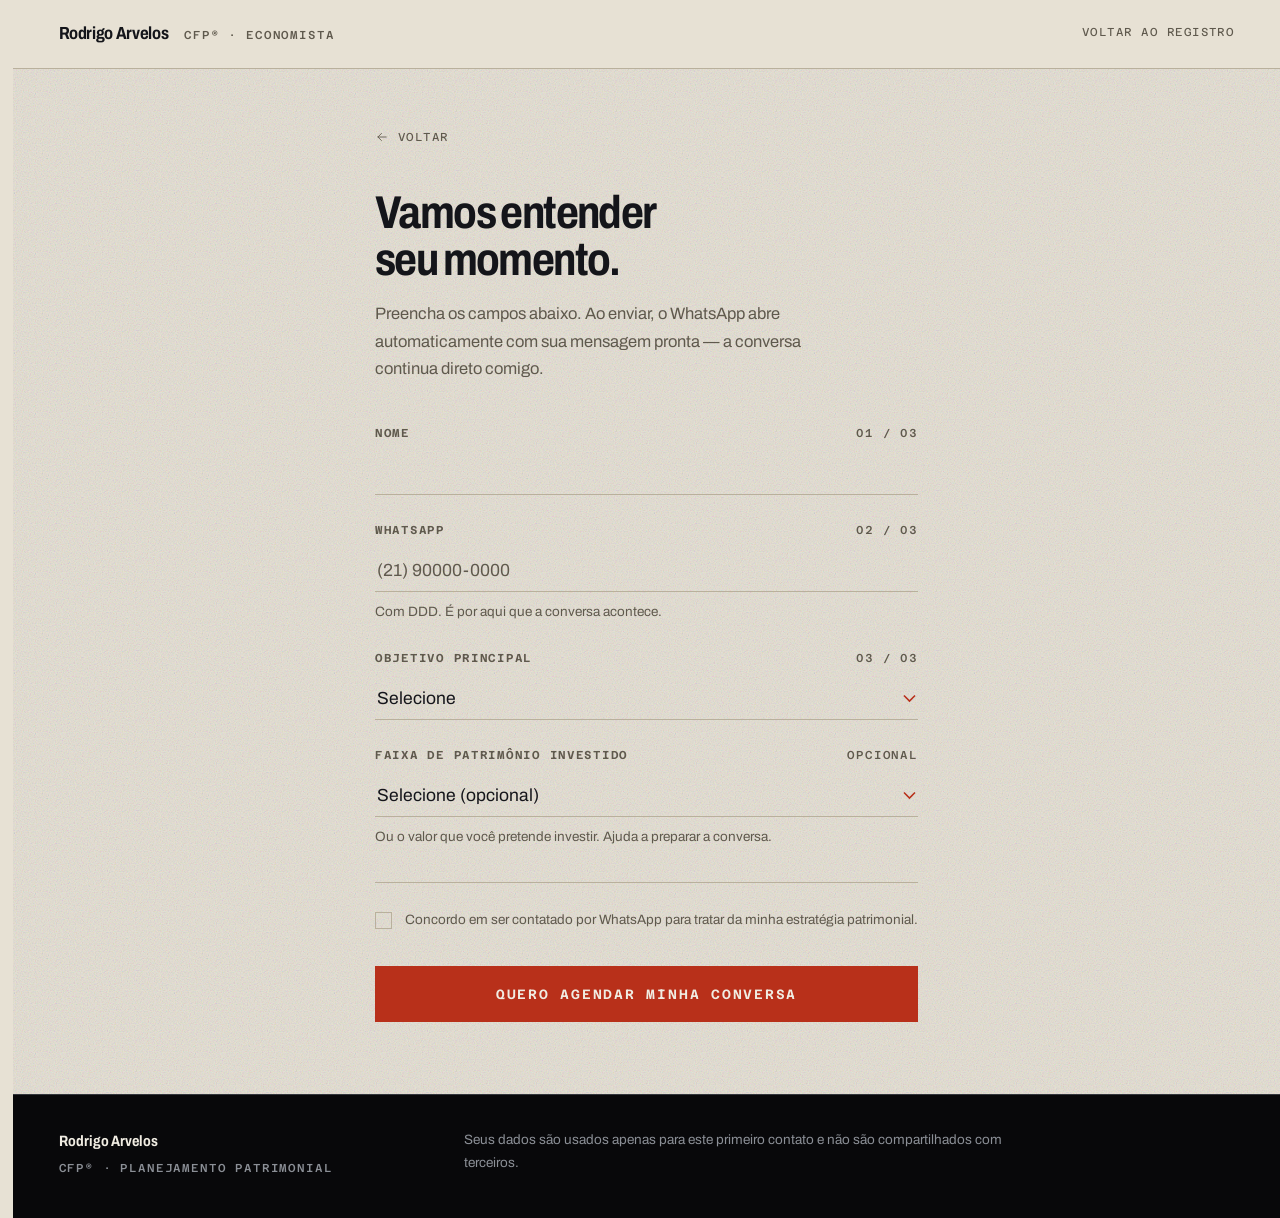
<file: v2/cadastro-rapido.html>
<!doctype html>
<html lang="pt-BR">
<head>
<meta charset="UTF-8">
<meta name="viewport" content="width=device-width, initial-scale=1">
<title>Agendar conversa | Rodrigo Arvelos</title>
<meta name="description" content="Preencha seus dados e fale diretamente com Rodrigo Arvelos pelo WhatsApp para agendar sua conversa inicial.">
<meta name="theme-color" content="#e7e1d4">
<link rel="preconnect" href="https://fonts.googleapis.com">
<link rel="preconnect" href="https://fonts.gstatic.com" crossorigin>
<link href="https://fonts.googleapis.com/css2?family=Archivo:wdth,wght@62..125,400..800&family=Azeret+Mono:wght@400..700&display=swap" rel="stylesheet">
<link rel="stylesheet" href="style.css">
</head>
<body class="sheet">
<!--
THESIS: A folha de registro do instrumento — o mesmo mundo da landing, virado para a tira de papel
não defumada, porque entrada de dado se lê sob luz real.
OWN-WORLD: Papel bone com grão, tinta grafite, vermelhão de calibração só no foco e na marca de ação.
Campos são linhas de base regradas, não caixas; o foco engrossa a linha como um estilete pressionando.
STORY: O visitante preenche três medidas, autoriza o contato e a conversa continua no WhatsApp.
FIRST VIEWPORT: Cabeçalho do instrumento, marca de volta, manchete condensada, três campos regrados
e a marca de ação em vermelhão ocupando a largura da folha.
FORM: O Registro, candidato 6 da lista fundamentada; seed 1813e208.
FINISH: unreviewed and undocumented is unfinished; this build ends with the finish review, the verdict, DESIGN.md, and every shipping raster carrying its provenance
-->

<header class="instrument">
  <div class="wrap">
    <a href="index.html" class="ident-block">
      <span class="name">Rodrigo Arvelos</span>
      <span class="gauge creds">CFP&reg; &middot; Economista</span>
    </a>
    <nav class="stations">
      <a href="index.html">Voltar ao registro</a>
    </nav>
  </div>
</header>

<div class="form-shell">
  <div class="wrap">
    <div class="form-card">

      <div id="form-state">
        <a href="index.html" class="back-mark">
          <svg viewBox="0 0 24 24" fill="none" stroke="currentColor" stroke-width="1.5" stroke-linecap="square" aria-hidden="true"><path d="M19 12H5M11 18l-6-6 6-6"/></svg>
          Voltar
        </a>
        <h1>Vamos entender seu momento.</h1>
        <p class="lede">Preencha os campos abaixo. Ao enviar, o WhatsApp abre automaticamente com sua mensagem pronta — a conversa continua direto comigo.</p>

        <form id="leadForm" novalidate>
          <div class="field">
            <label for="nome">Nome <span class="gauge">01 / 03</span></label>
            <input type="text" id="nome" name="nome" required autocomplete="name">
            <p class="err">Preencha seu nome para eu saber com quem falo.</p>
          </div>

          <div class="field">
            <label for="whatsapp">WhatsApp <span class="gauge">02 / 03</span></label>
            <input type="tel" id="whatsapp" name="whatsapp" placeholder="(21) 90000-0000" required autocomplete="tel" inputmode="tel">
            <p class="hint">Com DDD. É por aqui que a conversa acontece.</p>
            <p class="err">Informe o número com DDD — faltam dígitos.</p>
          </div>

          <div class="field">
            <label for="objetivo">Objetivo principal <span class="gauge">03 / 03</span></label>
            <select id="objetivo" name="objetivo" required>
              <option value="" disabled selected>Selecione</option>
              <option value="Diversificar e sair do banco">Diversificar e sair do banco</option>
              <option value="Reduzir imposto de renda">Reduzir imposto de renda</option>
              <option value="Planejamento sucessório">Planejamento sucessório / herança</option>
              <option value="Aposentadoria e longo prazo">Aposentadoria e longo prazo</option>
              <option value="Ainda não sei / quero entender">Ainda não sei, quero entender</option>
            </select>
            <p class="err">Escolha um objetivo — é por onde a conversa começa.</p>
          </div>

          <div class="field">
            <label for="patrimonio">Faixa de patrimônio investido <span class="gauge">Opcional</span></label>
            <select id="patrimonio" name="patrimonio">
              <option value="" selected>Selecione (opcional)</option>
              <option value="Até R$500 mil">Até R$500 mil</option>
              <option value="R$500 mil a R$2 milhões">R$500 mil a R$2 milhões</option>
              <option value="Acima de R$2 milhões">Acima de R$2 milhões</option>
              <option value="Prefiro não informar agora">Prefiro não informar agora</option>
            </select>
            <p class="hint">Ou o valor que você pretende investir. Ajuda a preparar a conversa.</p>
          </div>

          <div class="consent">
            <input type="checkbox" id="consent" name="consent" required>
            <label for="consent">Concordo em ser contatado por WhatsApp para tratar da minha estratégia patrimonial.</label>
          </div>

          <button type="submit" class="btn btn-mark submit-mark">Quero agendar minha conversa</button>
        </form>
      </div>

      <div id="logged" class="logged">
        <h2 tabindex="-1">Se o WhatsApp não abriu sozinho, toque no botão abaixo.</h2>
        <p>Sua mensagem já está pronta — é só confirmar o envio por lá.</p>
        <a id="waFallback" class="btn btn-mark" href="#" target="_blank" rel="noopener">Abrir WhatsApp</a>
      </div>

    </div>
  </div>
</div>

<footer class="method-note">
  <div class="wrap">
    <div>
      <div class="sig">Rodrigo Arvelos</div>
      <div class="gauge role">CFP&reg; &middot; Planejamento Patrimonial</div>
    </div>
    <p class="disclaimer">Seus dados são usados apenas para este primeiro contato e não são compartilhados com terceiros.</p>
    <div class="out"></div>
  </div>
</footer>

<script src="script.js"></script>
</body>
</html>
</file>
<file: style.css>
/* ============================================================
   Rodrigo Arvelos — Design tokens
   ============================================================ */
:root {
  --navy-bg:      #0a1220;
  --navy-surface: #101c2e;
  --navy-surface-2: #142238;
  --line:         rgba(198, 164, 92, 0.16);
  --line-strong:  rgba(198, 164, 92, 0.32);
  --gold:         #c6a45c;
  --gold-bright:  #e6c988;
  --ivory:        #f2ede1;
  --sub:          #d6d1c6;   /* subtextos: mesmo marfim quente do texto da bio */
  --muted:        #94a0b8;
  --muted-2:      #5f6b82;

  --serif: "Playfair Display", "Georgia", serif;
  --sans:  "Inter", -apple-system, BlinkMacSystemFont, "Segoe UI", sans-serif;

  --container: 1120px;
  --radius: 2px;
}

* { box-sizing: border-box; }
html { scroll-behavior: smooth; }

@media (prefers-reduced-motion: reduce) {
  html { scroll-behavior: auto; }
  * { animation-duration: 0.01ms !important; animation-iteration-count: 1 !important; transition-duration: 0.01ms !important; }
}

body {
  margin: 0;
  background: var(--navy-bg);
  color: var(--ivory);
  font-family: var(--sans);
  font-size: 16px;
  line-height: 1.6;
  -webkit-font-smoothing: antialiased;
}

img { max-width: 100%; display: block; }
a { color: inherit; text-decoration: none; }

/* Foco visível para navegação por teclado (acessibilidade) */
:focus-visible { outline: 2px solid var(--gold-bright); outline-offset: 3px; border-radius: 1px; }

.wrap {
  max-width: var(--container);
  margin: 0 auto;
  padding: 0 28px;
}

.eyebrow {
  font-family: var(--sans);
  font-size: 12px;
  letter-spacing: 0.18em;
  text-transform: uppercase;
  color: var(--gold);
  font-weight: 600;
}

h1, h2, h3 {
  font-family: var(--serif);
  font-weight: 600;
  line-height: 1.15;
  margin: 0;
  color: var(--ivory);
}

p { color: var(--sub); margin: 0; }

.btn {
  display: inline-flex;
  align-items: center;
  gap: 10px;
  font-family: var(--sans);
  font-size: 14px;
  font-weight: 600;
  letter-spacing: 0.02em;
  padding: 15px 28px;
  border-radius: var(--radius);
  border: 1px solid transparent;
  cursor: pointer;
  transition: transform 0.15s ease, background 0.15s ease, border-color 0.15s ease;
}
.btn:hover { transform: translateY(-1px); }
.btn:focus-visible { outline: 2px solid var(--gold-bright); outline-offset: 3px; }

.btn-primary {
  background: var(--gold);
  color: #0a1220;
}
.btn-primary:hover { background: var(--gold-bright); }

.btn-ghost {
  background: transparent;
  border-color: var(--line-strong);
  color: var(--ivory);
}
.btn-ghost:hover { border-color: var(--gold); color: var(--gold-bright); }

/* Pill buttons — direct contact row (WhatsApp / LinkedIn) */
.contact-row {
  display: flex;
  align-items: center;
  gap: 22px;
  flex-wrap: wrap;
}
.btn-pill {
  border-radius: 999px;
  padding: 14px 24px;
}
.btn-pill svg { width: 16px; height: 16px; flex-shrink: 0; }
.link-plain {
  display: inline-flex;
  align-items: center;
  gap: 8px;
  font-size: 14px;
  font-weight: 600;
  color: var(--muted);
  transition: color 0.15s ease;
}
.link-plain svg { width: 15px; height: 15px; }
.link-plain:hover { color: var(--gold-bright); }

/* ---------------- Header ---------------- */
header.site {
  position: sticky;
  top: 0;
  z-index: 40;
  background: rgba(10, 18, 32, 0.86);
  backdrop-filter: blur(10px);
  border-bottom: 1px solid var(--line);
}
header.site .wrap {
  display: flex;
  align-items: center;
  justify-content: space-between;
  height: 76px;
}
.logo {
  font-family: var(--serif);
  font-size: 19px;
  letter-spacing: 0.01em;
  display: flex;
  flex-direction: column;
  line-height: 1.1;
}
.logo span {
  font-family: var(--sans);
  font-size: 10px;
  letter-spacing: 0.16em;
  text-transform: uppercase;
  color: var(--muted-2);
  margin-top: 3px;
  font-weight: 600;
}
nav.main { display: flex; align-items: center; gap: 34px; }
nav.main a.navlink {
  font-size: 14px;
  color: var(--muted);
  transition: color 0.15s ease;
}
nav.main a.navlink:hover { color: var(--ivory); }

/* ---------------- Ticker (signature element) ---------------- */
.ticker {
  border-top: 1px solid var(--line);
  border-bottom: 1px solid var(--line);
  background: var(--navy-surface);
  overflow: hidden;
  white-space: nowrap;
}
.ticker-track {
  display: inline-flex;
  animation: ticker-scroll 38s linear infinite;
}
.ticker-track span {
  font-family: var(--sans);
  font-size: 11.5px;
  letter-spacing: 0.14em;
  text-transform: uppercase;
  color: var(--muted-2);
  padding: 13px 30px;
  border-right: 1px solid var(--line);
}
.ticker-track span em {
  font-style: normal;
  color: var(--gold);
  margin-right: 8px;
}
@keyframes ticker-scroll {
  from { transform: translateX(0); }
  to   { transform: translateX(-50%); }
}

/* ---------------- Hero ---------------- */
.hero { padding: 100px 0 70px; }
.hero .eyebrow { margin-bottom: 22px; display: block; }
.hero h1 {
  font-size: clamp(34px, 5vw, 58px);
  max-width: 15ch;
}
.hero .gold-word { color: var(--gold); font-style: italic; }
.hero .lede {
  max-width: 56ch;
  margin-top: 24px;
  font-size: 18px;
  color: var(--sub);
}
.hero .cta-row {
  display: flex;
  gap: 16px;
  margin-top: 38px;
  flex-wrap: wrap;
}

/* ---------------- Pillars (3 differentiators) ---------------- */
.pillars {
  display: grid;
  grid-template-columns: repeat(3, 1fr);
  border-top: 1px solid var(--line);
}
.pillar {
  padding: 40px 32px;
  border-right: 1px solid var(--line);
}
.pillar:last-child { border-right: none; }
.pillar .mark {
  font-family: var(--serif);
  font-style: italic;
  font-size: 15px;
  color: var(--gold);
  margin-bottom: 16px;
  display: block;
}
.pillar h3 { font-size: 20px; margin-bottom: 10px; }
.pillar p { font-size: 14.5px; }

/* ---------------- Section shell ---------------- */
section { padding: 90px 0; border-top: 1px solid var(--line); }
.section-head { max-width: 640px; margin-bottom: 48px; }
.section-head .eyebrow { margin-bottom: 16px; display: block; }
.section-head h2 { font-size: clamp(26px, 3.2vw, 36px); }

/* ---------------- Sobre ---------------- */
.sobre-grid {
  display: grid;
  grid-template-columns: 1fr 1fr;
  gap: 64px;
  align-items: start;
}
.sobre-grid p { font-size: 16px; color: var(--sub); margin-bottom: 18px; }
.sobre-grid p:last-child { margin-bottom: 0; }

/* Números em lista editorial (número grande + unidade dourada + descrição) */
.figures { display: flex; flex-direction: column; border-top: 1px solid var(--line-strong); }
.figure { padding: 22px 0; border-bottom: 1px solid var(--line); }
.figure .n { font-family: var(--serif); font-size: clamp(28px, 3.4vw, 38px); color: var(--ivory); line-height: 1; }
.figure .n .u { color: var(--gold); }
.figure .l { font-size: 13.5px; color: var(--sub); margin-top: 9px; letter-spacing: 0.01em; }
.figure.small .n { font-size: 22px; }

/* ---------------- Abordagem (process) ---------------- */
.process { display: flex; flex-direction: column; }
.step {
  display: grid;
  grid-template-columns: 90px 1fr;
  gap: 28px;
  padding: 28px 0;
  border-top: 1px solid var(--line);
}
.step:first-child { border-top: none; }
.step .idx { font-family: var(--serif); font-size: 15px; color: var(--muted-2); padding-top: 3px; }
.step h3 { font-size: 19px; margin-bottom: 8px; }
.step p { font-size: 14.5px; max-width: 60ch; }

/* ---------------- CTA final ---------------- */
.cta-final { text-align: center; padding: 100px 0; }
.cta-final .eyebrow { justify-content: center; display: flex; margin-bottom: 18px; }
.cta-final h2 { font-size: clamp(28px, 4vw, 42px); max-width: 20ch; margin: 0 auto; }
.cta-final p { max-width: 50ch; margin: 20px auto 36px; font-size: 16px; }
.cta-final .cta-row { justify-content: center; }

/* ---------------- Footer ---------------- */
footer.site { border-top: 1px solid var(--line); padding: 44px 0; }
footer.site .wrap {
  display: flex;
  justify-content: space-between;
  align-items: flex-start;
  flex-wrap: wrap;
  gap: 20px;
}
footer.site .fname { font-family: var(--serif); font-size: 16px; }
footer.site .froles { font-size: 12.5px; color: var(--muted-2); margin-top: 4px; letter-spacing: 0.06em; text-transform: uppercase; }
footer.site .disclaimer { font-size: 12.5px; color: var(--muted-2); max-width: 46ch; line-height: 1.6; }
footer.site .fsocial a { font-size: 13px; color: var(--muted); border-bottom: 1px solid transparent; }
footer.site .fsocial a:hover { color: var(--gold-bright); border-color: var(--gold-bright); }

/* ---------------- Responsive ---------------- */
@media (max-width: 860px) {
  nav.main .navlink { display: none; }
  .pillars { grid-template-columns: 1fr; }
  .pillar { border-right: none; border-bottom: 1px solid var(--line); }
  .pillar:last-child { border-bottom: none; }
  .sobre-grid { grid-template-columns: 1fr; gap: 40px; }
  .step { grid-template-columns: 56px 1fr; gap: 18px; }
}

/* ============================================================
   Lead capture page
   ============================================================ */
.lead-shell {
  min-height: 100vh;
  display: flex;
  align-items: center;
  padding: 60px 0;
}
.lead-card {
  max-width: 560px;
  margin: 0 auto;
  width: 100%;
}
.lead-card .eyebrow { display: block; margin-bottom: 18px; }
.lead-card h1 { font-size: clamp(28px, 4vw, 38px); margin-bottom: 14px; }
.lead-card .lede { font-size: 15.5px; color: var(--sub); margin-bottom: 40px; max-width: 48ch; }

.field { margin-bottom: 22px; }
.field label {
  display: block;
  font-size: 12.5px;
  letter-spacing: 0.08em;
  text-transform: uppercase;
  color: var(--sub);
  margin-bottom: 9px;
  font-weight: 600;
}
.field input[type="text"],
.field input[type="tel"],
.field input[type="email"],
.field select {
  width: 100%;
  background: var(--navy-surface);
  border: 1px solid var(--line-strong);
  color: var(--ivory);
  font-family: var(--sans);
  font-size: 15px;
  padding: 14px 16px;
  border-radius: var(--radius);
  appearance: none;
}
.field select {
  background-image: url("data:image/svg+xml;utf8,<svg xmlns='http://www.w3.org/2000/svg' width='12' height='8'><path d='M1 1l5 5 5-5' stroke='%23c6a45c' stroke-width='1.6' fill='none'/></svg>");
  background-repeat: no-repeat;
  background-position: right 16px center;
}
.field input:focus, .field select:focus {
  outline: none;
  border-color: var(--gold);
}
.field .hint { font-size: 12.5px; color: var(--sub); margin-top: 7px; }
.field .err { display: none; font-size: 12.5px; color: #e6a07a; margin-top: 7px; }
.field.bad input, .field.bad select { border-color: #c8674a; }
.field.bad .err { display: block; }

.consent {
  display: flex;
  gap: 12px;
  align-items: flex-start;
  margin: 28px 0 32px;
}
.consent input { margin-top: 4px; accent-color: var(--gold); }
.consent label { font-size: 12.5px; color: var(--sub); line-height: 1.6; }
.consent.bad label { color: #e6a07a; }

.lead-submit { width: 100%; justify-content: center; font-size: 15px; padding: 17px 28px; }
.lead-submit[aria-busy="true"] { opacity: 0.7; pointer-events: none; }

.lead-back { display: inline-flex; align-items: center; gap: 8px; font-size: 13px; color: var(--muted-2); margin-bottom: 44px; }
.lead-back:hover { color: var(--gold-bright); }

.thanks {
  display: none;
  text-align: center;
  padding: 60px 0;
}
.thanks .eyebrow { display: flex; justify-content: center; margin-bottom: 18px; }
.thanks h2 { font-size: clamp(24px, 3.6vw, 32px); margin-bottom: 16px; }
.thanks p { max-width: 44ch; margin: 0 auto 30px; }
</file>
<file: v2/style.css>
/* ============================================================
   O REGISTRO — sistema visual v2
   Tambor defumado, tira de papel, tinta de calibração.
   Toda a gama de valores sai de dois fundos + peso de fio.
   Nenhum tint, nenhum gradiente de cor, nenhum vidro.
   ============================================================ */
:root {
  /* Fuligem — o tambor defumado */
  --soot:        #0c0c0d;
  --soot-raised: #15161a;
  --soot-deep:   #08080a;

  /* Papel — a tira não defumada */
  --paper:       #e7e1d4;
  --paper-deep:  #d6cebb;

  /* Traço do estilete */
  --stylus:      #f0ece2;

  /* Tinta de calibração */
  --vermilion:      #cf3a1e;
  --vermilion-deep: #b8301a;

  /* Grafite e rótulos */
  --rule:        #33363c;
  --rule-soft:   #212429;
  --rule-paper:  #b9b09c;
  --label:       #8b8f96;
  --ink:         #14151a;
  --label-paper: #5f594d;

  --mono: "Azeret Mono", ui-monospace, "SFMono-Regular", Menlo, monospace;
  --sans: "Archivo", -apple-system, BlinkMacSystemFont, "Segoe UI", sans-serif;

  --container: 1240px;

  /* Uma cadência só. Tudo na mesma batida. */
  --tick: 260ms;
  --sweep: 2200ms;
  --ease: cubic-bezier(0.16, 1, 0.3, 1);

  /* Grão da fuligem — o material precisa chegar à tela */
  --grain: url("data:image/svg+xml,%3Csvg xmlns='http://www.w3.org/2000/svg' width='160' height='160'%3E%3Cfilter id='n'%3E%3CfeTurbulence type='fractalNoise' baseFrequency='0.9' numOctaves='4' stitchTiles='stitch'/%3E%3C/filter%3E%3Crect width='160' height='160' filter='url(%23n)'/%3E%3C/svg%3E");
  /* O papel recebe o grão mais fraco: multiply sobre fundo claro o amplifica. */
  --grain-paper: url("data:image/svg+xml,%3Csvg xmlns='http://www.w3.org/2000/svg' width='160' height='160'%3E%3Cfilter id='n'%3E%3CfeTurbulence type='fractalNoise' baseFrequency='0.85' numOctaves='3' stitchTiles='stitch'/%3E%3C/filter%3E%3Crect width='160' height='160' filter='url(%23n)' opacity='0.38'/%3E%3C/svg%3E");
}

* { box-sizing: border-box; }
html { scroll-behavior: smooth; }

body {
  margin: 0;
  background: var(--soot);
  color: var(--stylus);
  font-family: var(--sans);
  font-size: 16.5px;
  line-height: 1.65;
  -webkit-font-smoothing: antialiased;
  font-variant-numeric: tabular-nums;
}

img { max-width: 100%; display: block; }
a { color: inherit; text-decoration: none; }

/* ---------------- Superfícies do navegador ----------------
   As partes que não desenhei também carregam o desenho. */
::selection { background: var(--vermilion); color: var(--stylus); }
:root { color-scheme: dark; accent-color: var(--vermilion); caret-color: var(--vermilion); }
html { scrollbar-color: var(--rule) var(--soot-deep); scrollbar-width: thin; }
::-webkit-scrollbar { width: 11px; height: 11px; }
::-webkit-scrollbar-track { background: var(--soot-deep); }
::-webkit-scrollbar-thumb { background: var(--rule); border: 3px solid var(--soot-deep); }
::-webkit-scrollbar-thumb:hover { background: var(--label); }
:focus-visible { outline: 2px solid var(--vermilion); outline-offset: 3px; }

/* O trilho de posição é fixo: o conteúdo o livra em vez de passar por baixo. */
body { padding-left: 13px; }

.wrap {
  max-width: var(--container);
  margin: 0 auto;
  padding: 0 32px;
}

/* ---------------- Tipografia ---------------- */
h1, h2, h3 {
  font-family: var(--sans);
  margin: 0;
  line-height: 1.02;
  letter-spacing: -0.035em;
  font-stretch: 82%;
  font-weight: 700;
  text-wrap: balance;
}
p { margin: 0; }

/* Rótulo de instrumento: só para medida, data e índice — nunca para prosa. */
.gauge {
  font-family: var(--mono);
  font-size: 11.5px;
  font-weight: 500;
  letter-spacing: 0.16em;
  text-transform: uppercase;
  color: var(--label);
  font-variant-numeric: tabular-nums;
}

/* ---------------- Régua de calibração ---------------- */
.ruler {
  position: relative;
  height: 26px;
  border-bottom: 1px solid var(--rule);
  background-image: repeating-linear-gradient(
    to right,
    var(--rule) 0 1px,
    transparent 1px 40px
  );
  background-position: bottom;
  background-size: 100% 7px;
  background-repeat: repeat-x;
}
.ruler::after {
  content: "";
  position: absolute;
  inset: auto 0 0 0;
  height: 13px;
  background-image: repeating-linear-gradient(
    to right,
    var(--rule) 0 1px,
    transparent 1px 200px
  );
}
.station--paper .ruler,
.station--paper .ruler::after { border-color: var(--rule-paper); }
.station--paper .ruler {
  background-image: repeating-linear-gradient(to right, var(--rule-paper) 0 1px, transparent 1px 40px);
}
.station--paper .ruler::after {
  background-image: repeating-linear-gradient(to right, var(--rule-paper) 0 1px, transparent 1px 200px);
}

/* Identificação da estação, dentro da régua */
.ruler .ident {
  position: absolute;
  top: -1px;
  left: 32px;
  padding-right: 14px;
  background: var(--soot);
  display: flex;
  gap: 18px;
  align-items: baseline;
}
.station--paper .ruler .ident { background: var(--paper); }
.station--paper .gauge { color: var(--label-paper); }
/* Marca de calibração carimbada, desenhada — não um glifo. */
.ruler .ident .gauge:first-child { display: inline-flex; align-items: center; gap: 8px; }
.ruler .ident .mark {
  width: 6px;
  height: 6px;
  background: var(--vermilion);
  flex-shrink: 0;
}
.station--paper .ruler .ident .mark { background: var(--vermilion-deep); }

/* ---------------- Trilho de posição (a linha que diz onde é o agora) ---------------- */
.rail {
  position: fixed;
  left: 0;
  top: 0;
  bottom: 0;
  width: 13px;
  background: var(--soot-deep);
  border-right: 1px solid var(--rule);
  z-index: 60;
  pointer-events: none;
}
.rail .now {
  position: absolute;
  left: 0;
  right: 0;
  height: 2px;
  background: var(--vermilion);
  transform: translateY(0);
  will-change: transform;
}
.rail .now::after {
  content: "";
  position: absolute;
  left: 0;
  top: -13px;
  bottom: -13px;
  width: 3px;
  background: var(--vermilion);
}

/* ---------------- Botões ---------------- */
.btn {
  display: inline-flex;
  align-items: center;
  gap: 11px;
  font-family: var(--mono);
  font-size: 12.5px;
  font-weight: 600;
  letter-spacing: 0.13em;
  text-transform: uppercase;
  padding: 16px 26px;
  border: 1px solid transparent;
  cursor: pointer;
  transition: background var(--tick) var(--ease), border-color var(--tick) var(--ease), color var(--tick) var(--ease);
}
.btn svg { width: 15px; height: 15px; flex-shrink: 0; }

.btn-mark {
  background: var(--vermilion-deep);
  color: var(--stylus);
  border-color: var(--vermilion-deep);
}
/* O hover escurece o fundo e sinaliza pelo fio: subir para --vermilion
   derrubaria o rótulo de 12,5px para 3,97:1 justamente enquanto é olhado. */
.btn-mark:hover { background: #9e2915; border-color: var(--vermilion); }

.btn-rule {
  background: transparent;
  border-color: var(--rule);
  color: var(--stylus);
}
.btn-rule:hover { border-color: var(--stylus); }

.station--paper .btn-rule { border-color: var(--rule-paper); color: var(--ink); }
.station--paper .btn-rule:hover { border-color: var(--ink); }

/* ---------------- Cabeçalho do instrumento ---------------- */
header.instrument {
  position: sticky;
  top: 0;
  z-index: 50;
  background: var(--soot);
  border-bottom: 1px solid var(--rule);
}
header.instrument .wrap {
  display: flex;
  align-items: center;
  justify-content: space-between;
  height: 68px;
  gap: 24px;
}
.ident-block { display: flex; align-items: baseline; gap: 16px; min-width: 0; }
.ident-block .name {
  font-size: 17.5px;
  font-weight: 700;
  font-stretch: 82%;
  letter-spacing: -0.02em;
  white-space: nowrap;
}
.ident-block .creds { white-space: nowrap; }
nav.stations { display: flex; align-items: center; gap: 30px; }
nav.stations a {
  font-family: var(--mono);
  font-size: 11.5px;
  letter-spacing: 0.13em;
  text-transform: uppercase;
  color: var(--label);
  padding-bottom: 2px;
  border-bottom: 1px solid transparent;
  transition: color var(--tick) var(--ease), border-color var(--tick) var(--ease);
}
nav.stations a:hover { color: var(--stylus); border-bottom-color: var(--vermilion); }
nav.stations a.act { color: var(--stylus); }

/* ---------------- Estações ---------------- */
/* O cabeçalho é fixo: o salto de âncora para abaixo dele. */
.station { position: relative; scroll-margin-top: 68px; }
.station--soot {
  background-color: var(--soot);
  background-image: var(--grain);
  background-blend-mode: overlay;
}
.station--paper {
  background-color: var(--paper);
  background-image: var(--grain-paper);
  background-blend-mode: multiply;
  color: var(--ink);
}
.station--paper h1, .station--paper h2, .station--paper h3 { color: var(--ink); }

/* padding-block: o shorthand zeraria o padding lateral do .wrap */
.station-body { padding-block: 78px 92px; }

/* ---------------- Estação 00: o registro ---------------- */
.hero-body { padding-block: 56px 0; }
.hero h1 {
  font-size: clamp(40px, 7.4vw, 92px);
  max-width: 13ch;
}
.hero h1 .cut { color: var(--vermilion); }
.hero .lede {
  max-width: 62ch;
  margin-top: 26px;
  font-size: 17.5px;
  color: var(--label);
}
.hero .actions {
  display: flex;
  gap: 14px;
  margin-top: 40px;
  flex-wrap: wrap;
}

/* O traço atravessa a largura toda: o registro não cabe num container. */
.trace-shell {
  margin: 58px 0 0;
  border-top: 1px solid var(--rule);
  position: relative;
}
.trace-legend { margin-top: 0; }
/* Os rótulos são HTML sobreposto, não texto SVG: texto dentro do viewBox
   escala junto com o traço e some entre 721px e 1000px. Aqui não escala. */
.trace-figure { position: relative; padding-top: 46px; }
.trace-figure svg { display: block; width: 100%; height: auto; }

.annots { position: absolute; inset: 0 0 auto 0; height: 46px; pointer-events: none; }
.annot {
  position: absolute;
  bottom: 5px;
  transform: translateX(9px);
  display: flex;
  flex-direction: column;
  gap: 1px;
  white-space: nowrap;
}
.annot.flip { transform: translateX(-100%) translateX(-9px); }
.annot b {
  font-family: var(--mono);
  font-size: 12.5px;
  font-weight: 700;
  letter-spacing: 0.09em;
  color: var(--stylus);
}
.annot span {
  font-family: var(--mono);
  font-size: 11.5px;
  letter-spacing: 0.05em;
  color: var(--label);
}
.trace-line {
  fill: none;
  stroke: var(--stylus);
  stroke-width: 1.4;
  stroke-linejoin: round;
  vector-effect: non-scaling-stroke;
}
.trace-base { stroke: var(--rule); stroke-width: 1; stroke-dasharray: 2 6; }
.trace-mark { stroke: var(--vermilion); stroke-width: 1; }

/* O único momento autorado: o estilete percorre o tambor uma vez.
   O traço já nasce visível; só anima quando o JS o arma. */
@media (prefers-reduced-motion: no-preference) {
  .armed .trace-line {
    stroke-dasharray: var(--len);
    stroke-dashoffset: var(--len);
    animation: sweep var(--sweep) var(--ease) 180ms forwards;
  }
  .armed .trace-annot { opacity: 0; animation: surface var(--tick) var(--ease) forwards; }
  .armed .trace-annot.a1 { animation-delay: 760ms; }
  .armed .trace-annot.a2 { animation-delay: 1320ms; }
  .armed .trace-annot.a3 { animation-delay: 1760ms; }
}
@keyframes sweep { to { stroke-dashoffset: 0; } }
@keyframes surface { to { opacity: 1; } }

.annot-tick { stroke: var(--vermilion); stroke-width: 1.5; }
/* Unidades de viewBox: o traço escala, os rótulos precisam continuar legíveis. */
/* A tinta de calibração fica na marca; a data é lida no bone, que aguenta o contraste. */

/* Um registro por largura: o estreito carrega os mesmos eventos com rótulo legível. */
.trace-figure--narrow { display: none; }
@media (max-width: 720px) {
  .trace-figure--wide { display: none; }
  .trace-figure--narrow { display: block; padding-top: 68px; }
  /* Rótulo de tamanho fixo não cabe entre eventos vizinhos no telefone:
     escalona o do meio, como faz qualquer gráfico anotado. */
  .trace-figure--narrow .annots { height: 68px; }
  .trace-figure--narrow .a2 { bottom: 27px; }
}

.trace-legend {
  display: flex;
  justify-content: space-between;
  align-items: baseline;
  gap: 24px;
  padding: 14px 0 34px;
  border-top: 1px solid var(--rule-soft);
  flex-wrap: wrap;
}
.trace-legend .verdict {
  font-size: 16.5px;
  color: var(--stylus);
  max-width: 68ch;
}
.trace-legend .verdict b { font-weight: 700; }

/* ---------------- Estação 01: as leituras (pilares) ---------------- */
.readings { display: flex; flex-direction: column; }
/* Sem coluna marginal: rótulo editorial ao lado do título é kicker
   fantasiado de instrumento. A escala carrega a hierarquia. */
.reading {
  padding: 40px 0;
  border-top: 1px solid var(--rule-paper);
}
.reading:first-child { border-top: none; padding-top: 8px; }
.reading h3 {
  font-size: clamp(23px, 2.7vw, 33px);
  max-width: 22ch;
  margin-bottom: 14px;
}
.reading p { font-size: 16.5px; color: var(--label-paper); max-width: 62ch; }

/* A leitura dominante: o risco é comportamental. Escala, não caixa. */
.reading--lead { padding: 46px 0 52px; }
.reading--lead h3 { font-size: clamp(30px, 4.6vw, 56px); max-width: 17ch; }
.reading--lead p { font-size: 17.5px; max-width: 58ch; }
.reading--lead .amp { color: var(--vermilion-deep); }

/* ---------------- Estação 02: o método ---------------- */
.method-head { margin-bottom: 54px; }
.method-head h2 { font-size: clamp(28px, 4vw, 46px); max-width: 19ch; }
.method { display: flex; flex-direction: column; }
.step {
  display: grid;
  grid-template-columns: 108px 1fr;
  gap: 32px;
  padding: 30px 0;
  border-top: 1px solid var(--rule);
  align-items: start;
}
.step:first-child { border-top: none; }
/* Índice de etapa em escala de monumento: o vermelhão só se sustenta em texto grande. */
.step .n {
  font-family: var(--sans);
  font-size: 27px;
  font-weight: 700;
  font-stretch: 82%;
  letter-spacing: -0.02em;
  text-transform: none;
  color: var(--vermilion);
  line-height: 1;
  padding-top: 1px;
}
.step h3 { font-size: 21px; margin-bottom: 9px; }
.step p { font-size: 16.5px; color: var(--label); max-width: 62ch; }

/* ---------------- Estação 03: o operador ---------------- */
.about-grid {
  display: grid;
  grid-template-columns: 1.35fr 1fr;
  gap: 76px;
  align-items: start;
}
.about-grid h2 { font-size: clamp(26px, 3.4vw, 40px); max-width: 18ch; margin-bottom: 30px; }
.about-grid p { font-size: 16.5px; color: var(--ink); margin-bottom: 18px; max-width: 60ch; }
.about-grid p:last-child { margin-bottom: 0; }
.plates { display: flex; flex-direction: column; }
.plate {
  padding: 22px 0;
  border-top: 1px solid var(--rule-paper);
}
.plate:first-child { border-top: none; padding-top: 0; }
.plate .stamp {
  font-family: var(--sans);
  font-size: 27px;
  font-weight: 700;
  font-stretch: 82%;
  letter-spacing: -0.02em;
  color: var(--vermilion-deep);
}
.plate .what { margin-top: 5px; }

/* ---------------- Estação 04: fim do registro ---------------- */
.close-body { padding-block: 96px 104px; }
.close h2 { font-size: clamp(30px, 5vw, 60px); max-width: 17ch; }
.close p { margin-top: 24px; max-width: 54ch; font-size: 17.5px; color: var(--label); }
.close .actions { display: flex; gap: 14px; margin-top: 40px; flex-wrap: wrap; align-items: center; }
.link-rule {
  display: inline-flex;
  align-items: center;
  gap: 9px;
  font-family: var(--mono);
  font-size: 12.5px;
  letter-spacing: 0.12em;
  text-transform: uppercase;
  color: var(--label);
  padding: 16px 4px;
  border-bottom: 1px solid transparent;
  transition: color var(--tick) var(--ease), border-color var(--tick) var(--ease);
}
.link-rule svg { width: 14px; height: 14px; }
.link-rule:hover { color: var(--stylus); border-bottom-color: var(--vermilion); }

/* ---------------- Nota de metodologia ---------------- */
/* A nota de metodologia fica sempre no tambor, mesmo sob a folha de papel. */
footer.method-note {
  border-top: 1px solid var(--rule);
  background: var(--soot-deep);
  color: var(--stylus);
  padding: 34px 0 40px;
}
footer.method-note .gauge { color: var(--label); }
footer.method-note .wrap {
  display: grid;
  grid-template-columns: 1fr 2fr auto;
  gap: 40px;
  align-items: start;
}
footer.method-note .sig { font-size: 15px; font-weight: 700; font-stretch: 82%; }
footer.method-note .role { margin-top: 5px; }
/* Prosa é lida na face de leitura; a mono fica para medida, data e índice. */
footer.method-note .disclaimer {
  font-family: var(--sans);
  font-size: 13.5px;
  line-height: 1.7;
  color: var(--label);
  max-width: 68ch;
}
footer.method-note .out a {
  font-family: var(--mono);
  font-size: 11.5px;
  letter-spacing: 0.12em;
  text-transform: uppercase;
  color: var(--label);
  border-bottom: 1px solid var(--rule);
  transition: color var(--tick) var(--ease), border-color var(--tick) var(--ease);
}
footer.method-note .out a:hover { color: var(--stylus); border-bottom-color: var(--vermilion); }

/* ============================================================
   Página de registro de contato (cadastro-rapido)
   Fundo de papel: entrada de dado se lê sob luz real.
   ============================================================ */
body.sheet {
  background: var(--paper);
  color: var(--ink);
  caret-color: var(--vermilion-deep);
  accent-color: var(--vermilion-deep);
}
body.sheet ::selection { background: var(--vermilion-deep); color: var(--paper); }
html:has(body.sheet) { color-scheme: light; scrollbar-color: var(--rule-paper) var(--paper-deep); }

.sheet header.instrument {
  background: var(--paper);
  border-bottom-color: var(--rule-paper);
  color: var(--ink);
}
.sheet nav.stations a { color: var(--label-paper); }
.sheet nav.stations a:hover { color: var(--ink); border-bottom-color: var(--vermilion-deep); }
.sheet .gauge { color: var(--label-paper); }
.sheet :focus-visible { outline-color: var(--vermilion-deep); }

.form-shell {
  min-height: calc(100vh - 68px);
  display: flex;
  align-items: center;
  padding: 56px 0 72px;
  background-image: var(--grain-paper);
  background-blend-mode: multiply;
}
.form-card { max-width: 600px; margin: 0 auto; width: 100%; }
.form-card h1 { font-size: clamp(30px, 4.6vw, 46px); margin-bottom: 16px; max-width: 15ch; }
.form-card .lede { font-size: 16.5px; color: var(--label-paper); margin-bottom: 42px; max-width: 54ch; }

.back-mark {
  display: inline-flex;
  align-items: center;
  gap: 9px;
  font-family: var(--mono);
  font-size: 11.5px;
  letter-spacing: 0.13em;
  text-transform: uppercase;
  color: var(--label-paper);
  margin-bottom: 40px;
  padding-bottom: 3px;
  border-bottom: 1px solid transparent;
  transition: color var(--tick) var(--ease), border-color var(--tick) var(--ease);
}
.back-mark svg { width: 14px; height: 14px; flex-shrink: 0; }
.back-mark:hover { color: var(--ink); border-bottom-color: var(--vermilion-deep); }

.field { margin-bottom: 26px; }
.field > label {
  display: flex;
  align-items: baseline;
  justify-content: space-between;
  gap: 12px;
  font-family: var(--mono);
  font-size: 11.5px;
  letter-spacing: 0.15em;
  text-transform: uppercase;
  color: var(--label-paper);
  margin-bottom: 10px;
  font-weight: 600;
}
.field input[type="text"],
.field input[type="tel"],
.field select {
  width: 100%;
  background: transparent;
  border: none;
  border-bottom: 1px solid var(--rule-paper);
  color: var(--ink);
  font-family: var(--sans);
  font-size: 17.5px;
  padding: 11px 2px;
  border-radius: 0;
  appearance: none;
  transition: border-color var(--tick) var(--ease);
}
.field input::placeholder { color: var(--label-paper); opacity: 1; }
.field select {
  background-image: url("data:image/svg+xml;utf8,<svg xmlns='http://www.w3.org/2000/svg' width='13' height='9'><path d='M1 1.5l5.5 5.5L12 1.5' stroke='%23b8301a' stroke-width='1.6' fill='none'/></svg>");
  background-repeat: no-repeat;
  background-position: right 2px center;
}
.field input:focus, .field select:focus {
  outline: none;
  border-bottom-color: var(--vermilion-deep);
  border-bottom-width: 2px;
  padding-bottom: 10px;
}
.field .hint { font-family: var(--sans); font-size: 13.5px; color: var(--label-paper); margin-top: 9px; }

.field.bad input, .field.bad select { border-bottom-color: var(--vermilion-deep); }
.err {
  display: none;
  font-family: var(--mono);
  font-size: 11.5px;
  letter-spacing: 0.04em;
  color: var(--vermilion-deep);
  margin-top: 9px;
}
.field.bad .err { display: block; }

.consent {
  display: flex;
  gap: 13px;
  align-items: flex-start;
  margin: 34px 0;
  padding-top: 26px;
  border-top: 1px solid var(--rule-paper);
}
/* Caixa de conferência no mesmo mundo regrado: fio de 1px, marca a vermelhão. */
.consent input {
  appearance: none;
  margin: 3px 0 0;
  width: 17px;
  height: 17px;
  flex-shrink: 0;
  background: transparent;
  border: 1px solid var(--rule-paper);
  cursor: pointer;
  display: grid;
  place-content: center;
  transition: border-color var(--tick) var(--ease);
}
.consent input:hover { border-color: var(--label-paper); }
.consent input::before {
  content: "";
  width: 9px;
  height: 9px;
  transform: scale(0);
  background: var(--vermilion-deep);
  transition: transform var(--tick) var(--ease);
}
.consent input:checked { border-color: var(--vermilion-deep); }
.consent input:checked::before { transform: scale(1); }
.consent.bad input { border-color: var(--vermilion-deep); }
.consent label { font-size: 13.5px; color: var(--label-paper); line-height: 1.7; }
.consent.bad label { color: var(--vermilion-deep); }

.submit-mark { width: 100%; justify-content: center; padding: 19px 26px; font-size: 13.5px; }
.submit-mark[aria-busy="true"] { opacity: 0.72; pointer-events: none; }

.logged { display: none; padding: 72px 0; }
.logged h2 { font-size: clamp(25px, 3.6vw, 34px); margin-bottom: 18px; max-width: 20ch; }
.logged p { color: var(--label-paper); max-width: 46ch; margin-bottom: 32px; }

/* ---------------- Responsivo ---------------- */
@media (max-width: 900px) {
  .about-grid { grid-template-columns: 1fr; gap: 44px; }
  footer.method-note .wrap { grid-template-columns: 1fr; gap: 26px; }
}

@media (max-width: 720px) {
  body { font-size: 16.5px; }
  .wrap { padding: 0 20px; }
  .rail { width: 9px; }
  body { padding-left: 9px; }
  .ruler .ident { left: 20px; gap: 13px; }
  nav.stations { gap: 18px; }
  nav.stations a.hide-sm { display: none; }
  .ident-block .creds { display: none; }
  .station-body { padding-block: 54px 64px; }
  .hero-body { padding-block: 40px 0; }
  .reading, .step { grid-template-columns: 1fr; gap: 12px; }
  .reading { padding: 30px 0; }
  .reading--lead { padding: 34px 0 40px; }
  .close-body { padding-block: 68px 76px; }
  /* Uma coluna: a gauge marginal cairia em cima do título. */
  .reading > .gauge { display: none; }
  .close .actions { gap: 6px; }
  .trace-shell { margin-top: 40px; }
  .trace-legend { padding-bottom: 26px; }
  .form-shell { align-items: flex-start; padding: 40px 0 60px; }
}

@media (prefers-reduced-motion: reduce) {
  html { scroll-behavior: auto; }
  *, *::before, *::after {
    animation-duration: 0.01ms !important;
    animation-iteration-count: 1 !important;
    transition-duration: 0.01ms !important;
  }
  .trace-line { stroke-dashoffset: 0 !important; }
  .trace-annot { opacity: 1 !important; }
}
</file>
